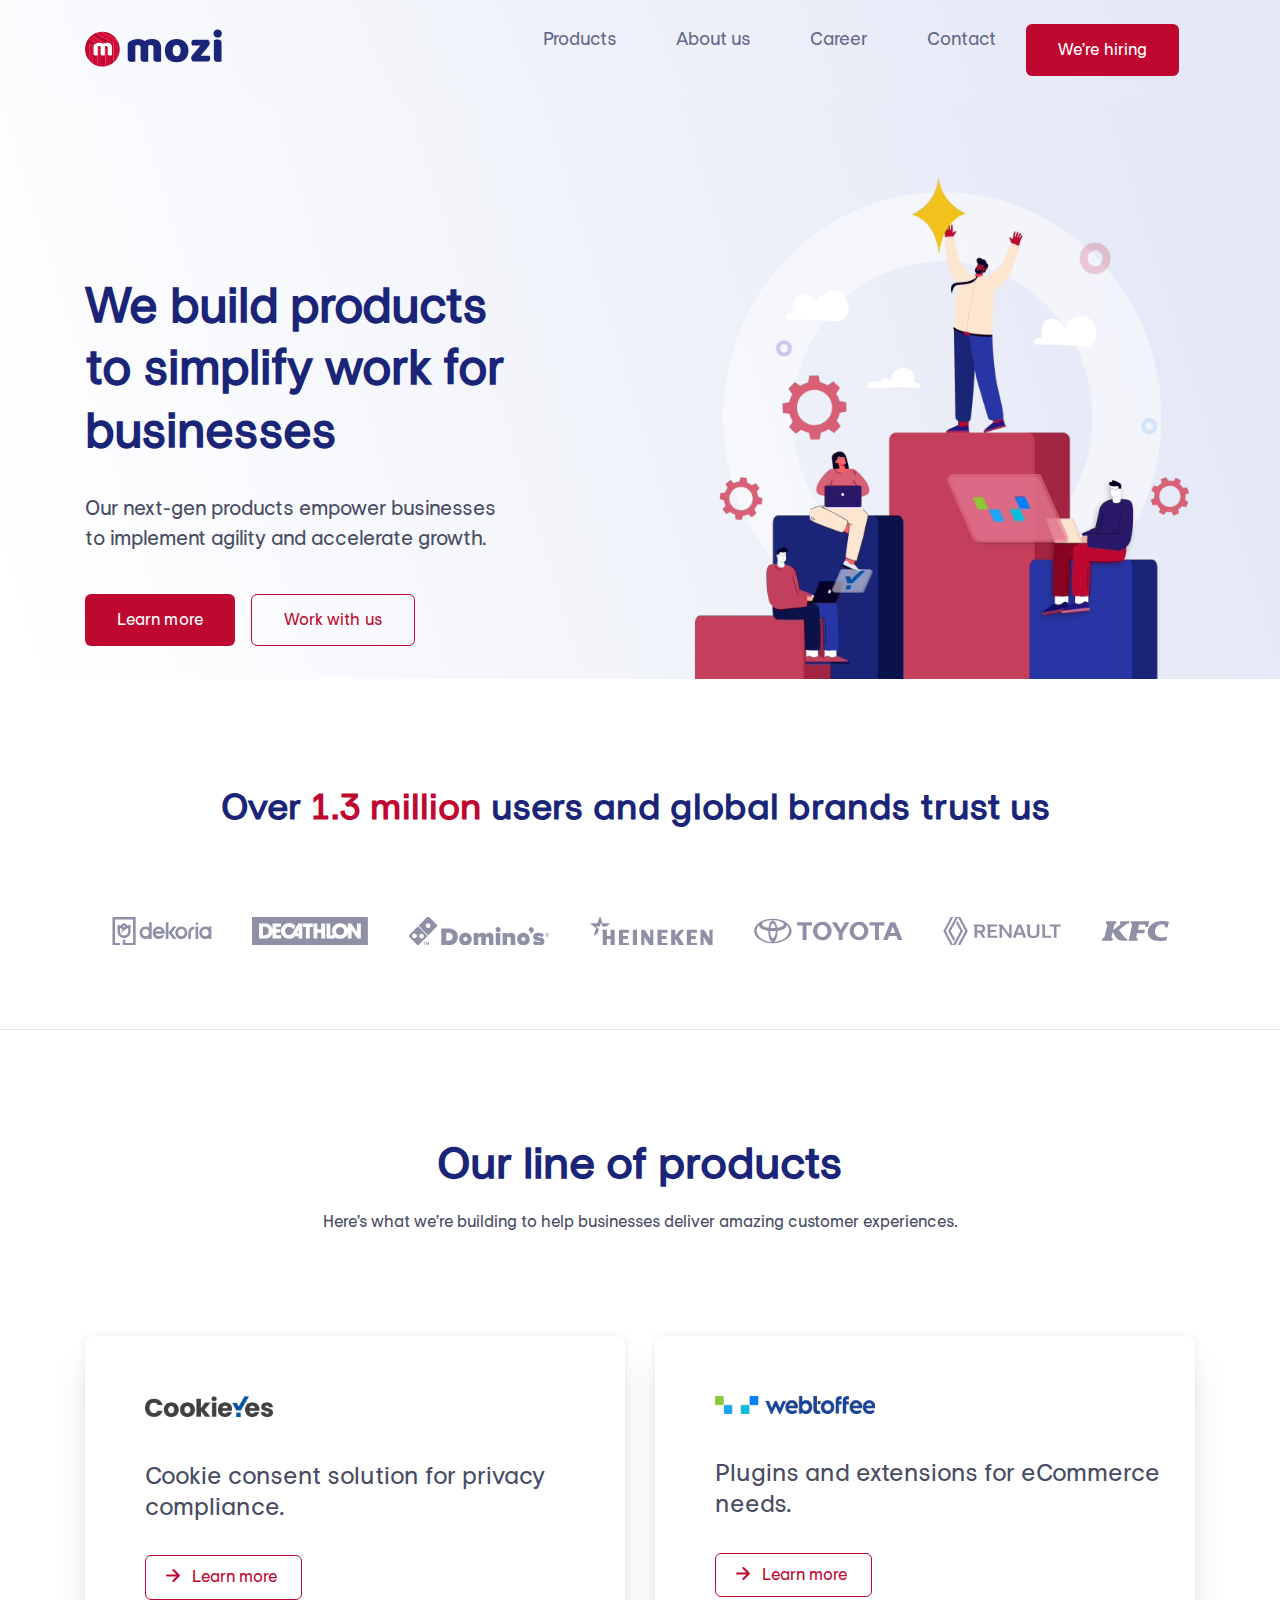
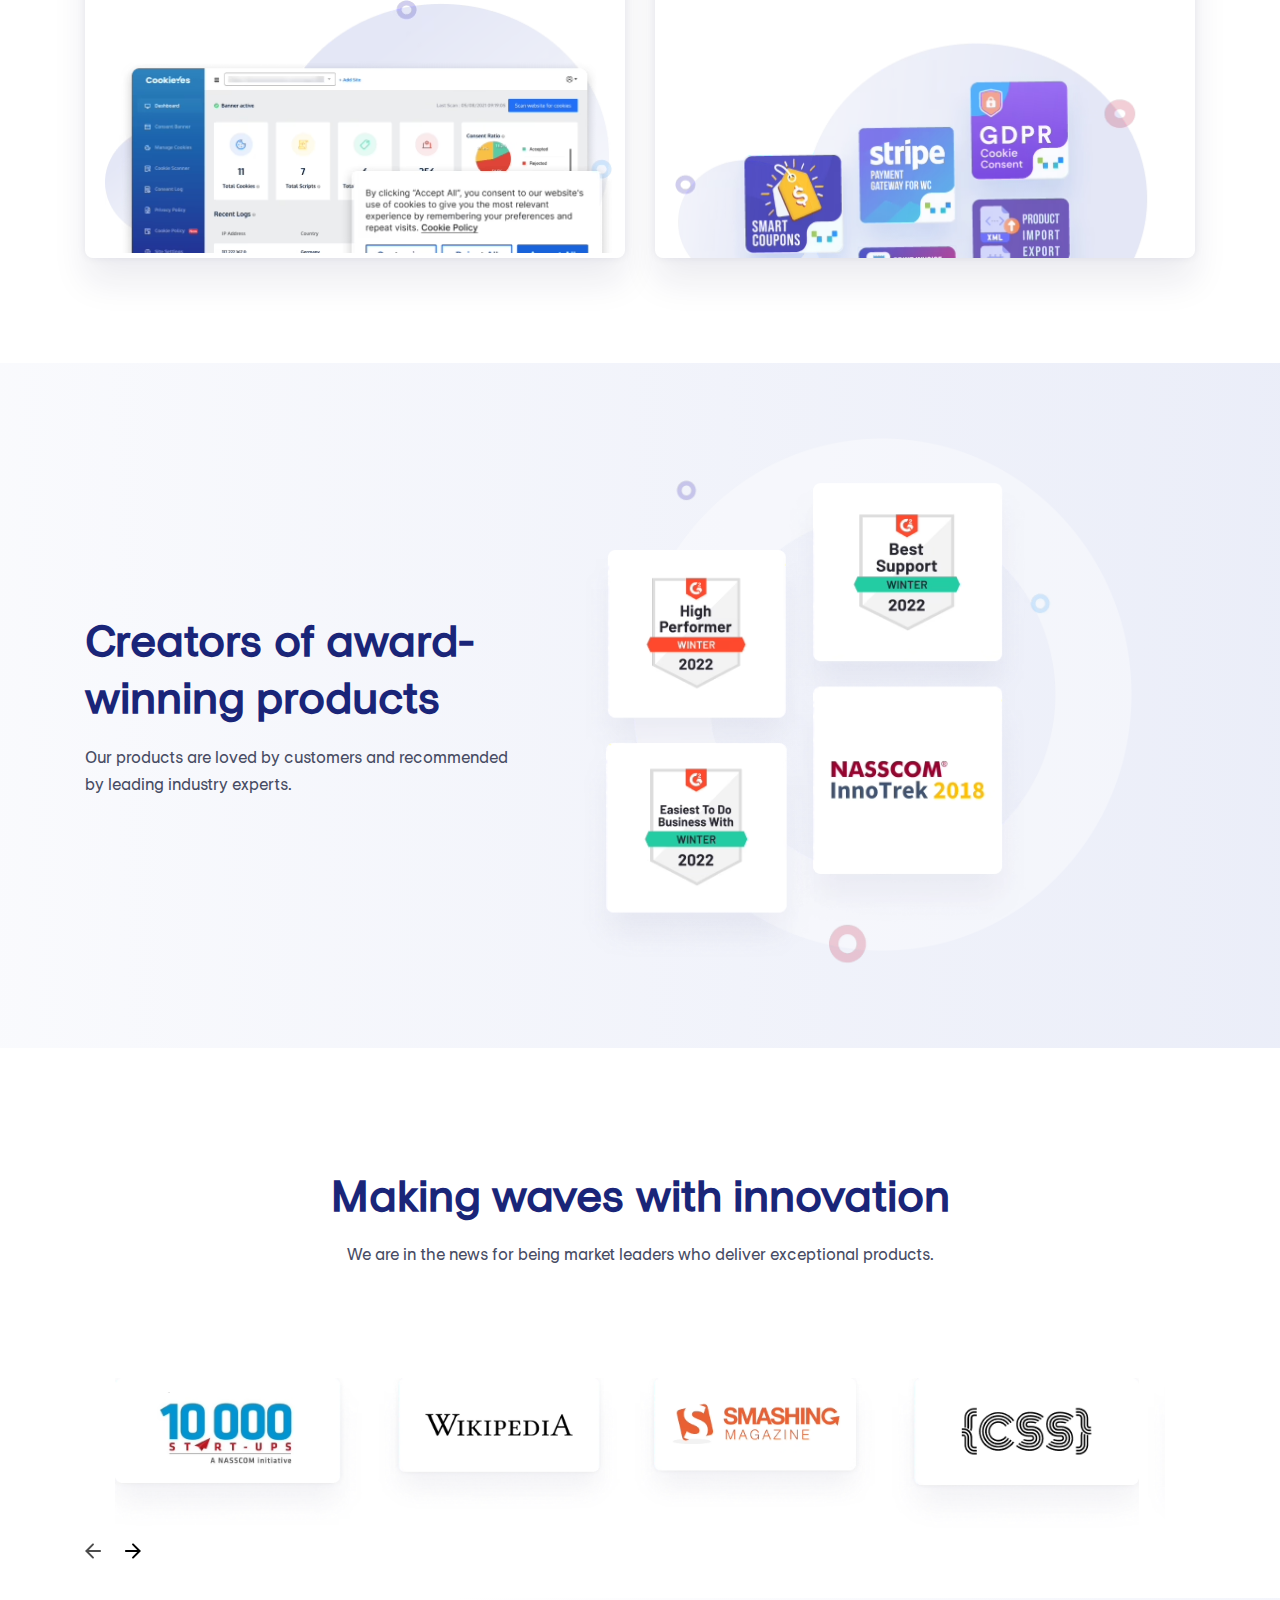
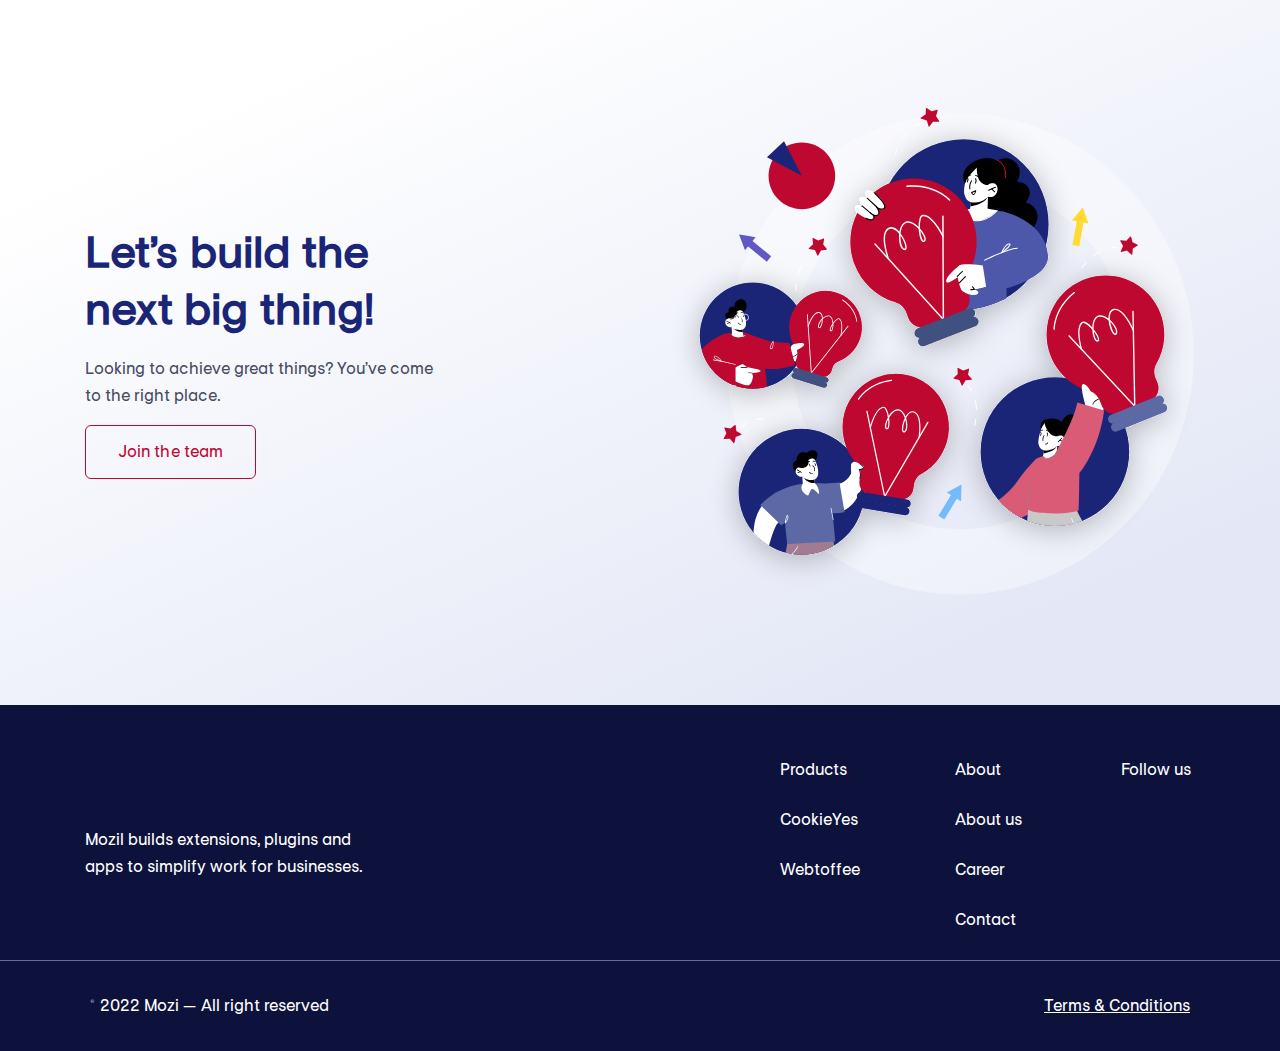
<file: index.html>
<!DOCTYPE html><html lang="en" class="page"><head><meta charset="UTF-8"><meta name="viewport" content="width=device-width,initial-scale=1"><link rel="shortcut icon" href="favicon.ico" type="image/x-icon"><meta http-equiv="X-UA-Compatible" content="ie=edge"><meta name="theme-color" content="#111111"><title>mozi</title><link rel="preload" href="fonts/EuropaNuova-Regular.woff2" as="font" type="font/woff2" crossorigin><link rel="preload" href="fonts/EuropaNuova-Bold.woff2" as="font" type="font/woff2" crossorigin><link rel="stylesheet" href="css/vendor.css"><link rel="stylesheet" href="css/main.css"><script defer="defer" src="js/main.js"></script></head><body class="page__body"><div class="site-container"><header class="header"><div class="container header__container"><a class="logo__link" href="index.html"><img class="header__logo" src="./img/logo.svg" alt="header-logo"></a><nav class="nav" title="Главное Меню" data-menu><ul class="list-reset nav__list"><li class="nav__item"><a href="products.html" class="nav__link" data-menu-item>Products</a></li><li class="nav__item"><a href="about.html" class="nav__link" data-menu-item>About us</a></li><li class="nav__item"><a href="career.html" class="nav__link" data-menu-item>Career</a></li><li class="nav__item"><a href="contact.html" class="nav__link" data-menu-item>Contact</a></li></ul><button class="btn-reset burger-close" aria-label="Закрыть меню" data-graph-path=""></button></nav><button class="btn-reset header__btn btn" data-graph-path="">We’re hiring</button> <button class="btn-reset burger nav__burder" aria-label="Открыть меню" aria-expanded="false" data-burger><span class="burger__line"></span> <span class="burger__line"></span> <span class="burger__line"></span></button></div></header><main class="main"><section class="hero"><div class="container hero__container"><div class="hero__content"><h1 class="hero__title">We build products to simplify work for businesses</h1><p class="hero__descr">Our next-gen products empower businesses to implement agility and accelerate growth.</p><div class="hero__btn-box"><button class="btn-reset hero__btn btn" data-graph-path="">Learn more</button> <button class="btn-reset hero__btn hero__btn-white btn" data-graph-path="">Work with us</button></div></div><div class="hero__images"><picture><source srcset="./img/hero-bg.avif" type="image/avif"><source srcset="./img/hero-bg.webp" type="image/webp"><img loading="lazy" src="./img/hero-bg.png" class="image hero__images" width="847" height="711" alt="heero-bg"></picture></div></div></section><section class="brends"><div class="container brends__container"><h3 class="brends__title">Over <span>1.3 million</span> users and global brands trust us </h3><ul class="list-reset brends__list"><li class="brends__item"><a class="brends__link" href="#"><img src="img/dekoria.svg" alt="dekoria-logo"></a></li><li class="brends__item"><a class="brends__link" href="#"><img src="img/decathlon.svg" alt="decathlon-logo"></a></li><li class="brends__item"><a class="brends__link" href="#"><img src="img/dominos.svg" alt="dominos-logo"></a></li><li class="brends__item"><a class="brends__link" href="#"><img src="img/haineken.svg" alt="haineken-logo"></a></li><li class="brends__item"><a class="brends__link" href="#"><img src="img/toyota.svg" alt="toyota-logo"></a></li><li class="brends__item"><a class="brends__link" href="#"><img src="img/renault.svg" alt="renault-logo"></a></li><li class="brends__item"><a class="brends__link" href="#"><img src="img/kfc.svg" alt="kfc-logo"></a></li></ul></div></section><section class="product" id="product"><div class="container product__container"><div class="product__box-name"><h2 class="product__title">Our line of products</h2><p class="product__descr">Here’s what we’re building to help businesses deliver amazing customer experiences.</p></div><div class="product__inner"><div class="product__item"><picture><source srcset="img/cookieyes.avif" type="image/avif"><source srcset="img/cookieyes.webp" type="image/webp"><img loading="lazy" src="img/cookieyes.png" class="image product__image" width="188" height="36" alt="logo-cookieyes"></picture><p class="product__about">Cookie consent solution for privacy compliance.</p><a class="product__btn-link" href="#">Learn more</a><picture><source srcset="img/cookie-bg.avif" type="image/avif"><source srcset="img/cookie-bg.webp" type="image/webp"><img loading="lazy" src="img/cookie-bg.png" class="image product__image-bg" width="509" height="318" alt="cookie-bg"></picture></div><div class="product__item product__item-two"><picture><source srcset="img/webtoffee.avif" type="image/avif"><source srcset="img/webtoffee.webp" type="image/webp"><img loading="lazy" src="img/webtoffee.png" class="image product__image" width="220" height="25" alt="logo-cookieyes"></picture><p class="product__about">Plugins and extensions for eCommerce needs.</p><a class="product__btn-link btn-reset" href="#">Learn more</a><picture><source srcset="img/webtoffee-bg.avif" type="image/avif"><source srcset="img/webtoffee-bg.webp" type="image/webp"><img loading="lazy" src="img/webtoffee-bg.png" class="image product__image-bg" width="488" height="466" alt="webtoffee-bg"></picture></div></div></div></section><section class="creator"><div class="container creator__container"><div class="creator__box-product"><h2 class="creator__title">Creators of award-winning products</h2><p class="creator__descr">Our products are loved by customers and recommended by leading industry experts.</p></div><div class="creator__box-images"><picture><source srcset="img/creator-image-bg.avif" type="image/avif"><source srcset="img/creator-image-bg.webp" type="image/webp"><img loading="lazy" src="img/creator-image-bg.png" class="image" width="559" height="558" alt="creater-nagrada-images"></picture></div></div></section><section class="innovation"><div class="container innovation__container"><div class="innovation__box-name"><h2 class="innovation__title">Making waves with innovation</h2><p class="innovation__descr">We are in the news for being market leaders who deliver exceptional products.</p></div><div class="swiper innovation__slider"><div class="swiper-wrapper"><div class="swiper-slide"><picture><source srcset="img/slider-1.avif" type="image/avif"><source srcset="img/slider-1.webp" type="image/webp"><img loading="lazy" src="img/slider-1.png" class="image" width="256" height="119" alt=""></picture></div><div class="swiper-slide"><picture><source srcset="img/slider-2.avif" type="image/avif"><source srcset="img/slider-2.webp" type="image/webp"><img loading="lazy" src="img/slider-2.png" class="image" width="256" height="119" alt=""></picture></div><div class="swiper-slide"><picture><source srcset="img/slider-3.avif" type="image/avif"><source srcset="img/slider-3.webp" type="image/webp"><img loading="lazy" src="img/slider-3.png" class="image" width="256" height="119" alt=""></picture></div><div class="swiper-slide"><picture><source srcset="img/slider-4.avif" type="image/avif"><source srcset="img/slider-4.webp" type="image/webp"><img loading="lazy" src="img/slider-4.png" class="image" width="256" height="119" alt=""></picture></div><div class="swiper-slide"><picture><source srcset="img/slider-5.avif" type="image/avif"><source srcset="img/slider-5.webp" type="image/webp"><img loading="lazy" src="img/slider-5.png" class="image" width="256" height="119" alt=""></picture></div><div class="swiper-slide"><picture><source srcset="img/slider-6.avif" type="image/avif"><source srcset="img/slider-6.webp" type="image/webp"><img loading="lazy" src="img/slider-6.png" class="image" width="256" height="119" alt=""></picture></div><div class="swiper-slide"><picture><source srcset="img/slider-7.avif" type="image/avif"><source srcset="img/slider-7.webp" type="image/webp"><img loading="lazy" src="img/slider-7.png" class="image" width="256" height="119" alt=""></picture></div><div class="swiper-slide"><picture><source srcset="img/slider-8.avif" type="image/avif"><source srcset="img/slider-8.webp" type="image/webp"><img loading="lazy" src="img/slider-8.png" class="image" width="256" height="119" alt=""></picture></div></div></div><div class="innovation__btns"><button class="btn-reset innovation__slider-btn innovation__slider-btn--prev" aria-label="prev"></button> <button class="btn-reset innovation__slider-btn innovation__slider-btn--next" aria-label="next"></button></div><div class="innovation__swiper-scrollbar"></div></div></section><section class="build"><div class="container build__container"><div class="build__content"><h2 class="build__title">Let’s build the next big thing!</h2><p class="build__descr">Looking to achieve great things? You’ve come to the right place.</p><button class="btn-reset btn build__btn" data-graph-path="">Join the team</button></div><img loading="lazy" src="./img/build-bg.svg" class="image build__img" width="523" height="507" alt="build-photo"></div></section></main><footer class="footer"><div class="container footer__container"><div class="footer__content"><img loading="lazy" src="./img/footer-logo.svg" class="image footer__logo-foter" width="137" height="37" alt="footer-logo"><p class="footer__descr">Mozil builds extensions, plugins and apps to simplify work for businesses.</p></div><div class="footer__navigation"><ul class="list-reset footer__list"><li class="footer__item"><a class="footer__link" href="#">Products</a></li><li class="footer__item"><a class="footer__link" href="#">CookieYes</a></li><li class="footer__item"><a class="footer__link" href="#">Webtoffee</a></li></ul><ul class="list-reset footer__list"><li class="footer__item"><a class="footer__link" href="#">About</a></li><li class="footer__item"><a class="footer__link" href="#">About us </a></li><li class="footer__item"><a class="footer__link" href="#">Career</a></li><li class="footer__item"><a class="footer__link" href="#">Contact</a></li></ul><ul class="list-reset footer__list"><li class="footer__item"><a class="footer__link" href="#">Follow us </a></li><li class="footer__item"><a class="footer__link" href="#"><ul class="list-reset footer__social" title="Follow us"><li class="social__item"><a href="#" target="_blank" class="social__link social__link--fb" aria-label="Наша страничка в Фейсбуке"><img loading="lazy" src="img/facebook.svg" class="image" width="" height="" alt="facebook"></a></li><li class="social__item"><a href="#" target="_blank" class="social__link social__link--tw" aria-label="Наша страничка в Твиттере"><img loading="lazy" src="img/twitter.svg" class="image" width="" height="" alt="twitter"></a></li><li class="social__item"><a href="#" target="_blank" class="social__link social__link--insta" aria-label="Наша страничка в Инстаграм"><img loading="lazy" src="img/instagram.svg" class="image" width="" height="" alt="instagram"></a></li><li class="social__item"><a href="#" target="_blank" class="social__link social__link--link" aria-label="Наша страничка в Линкед"><img loading="lazy" src="img/linked.svg" class="image" width="" height="" alt="linked"></a></li></ul></a></li></ul></div></div><div class="footer__copyright"><div class="container footer__copy-container"><div class="footer__copy">© 2022 Mozi — All right reserved</div><div class="footer__copy footer__copy--text">Terms & Conditions</div></div></div></footer></div></body></html>
</file>
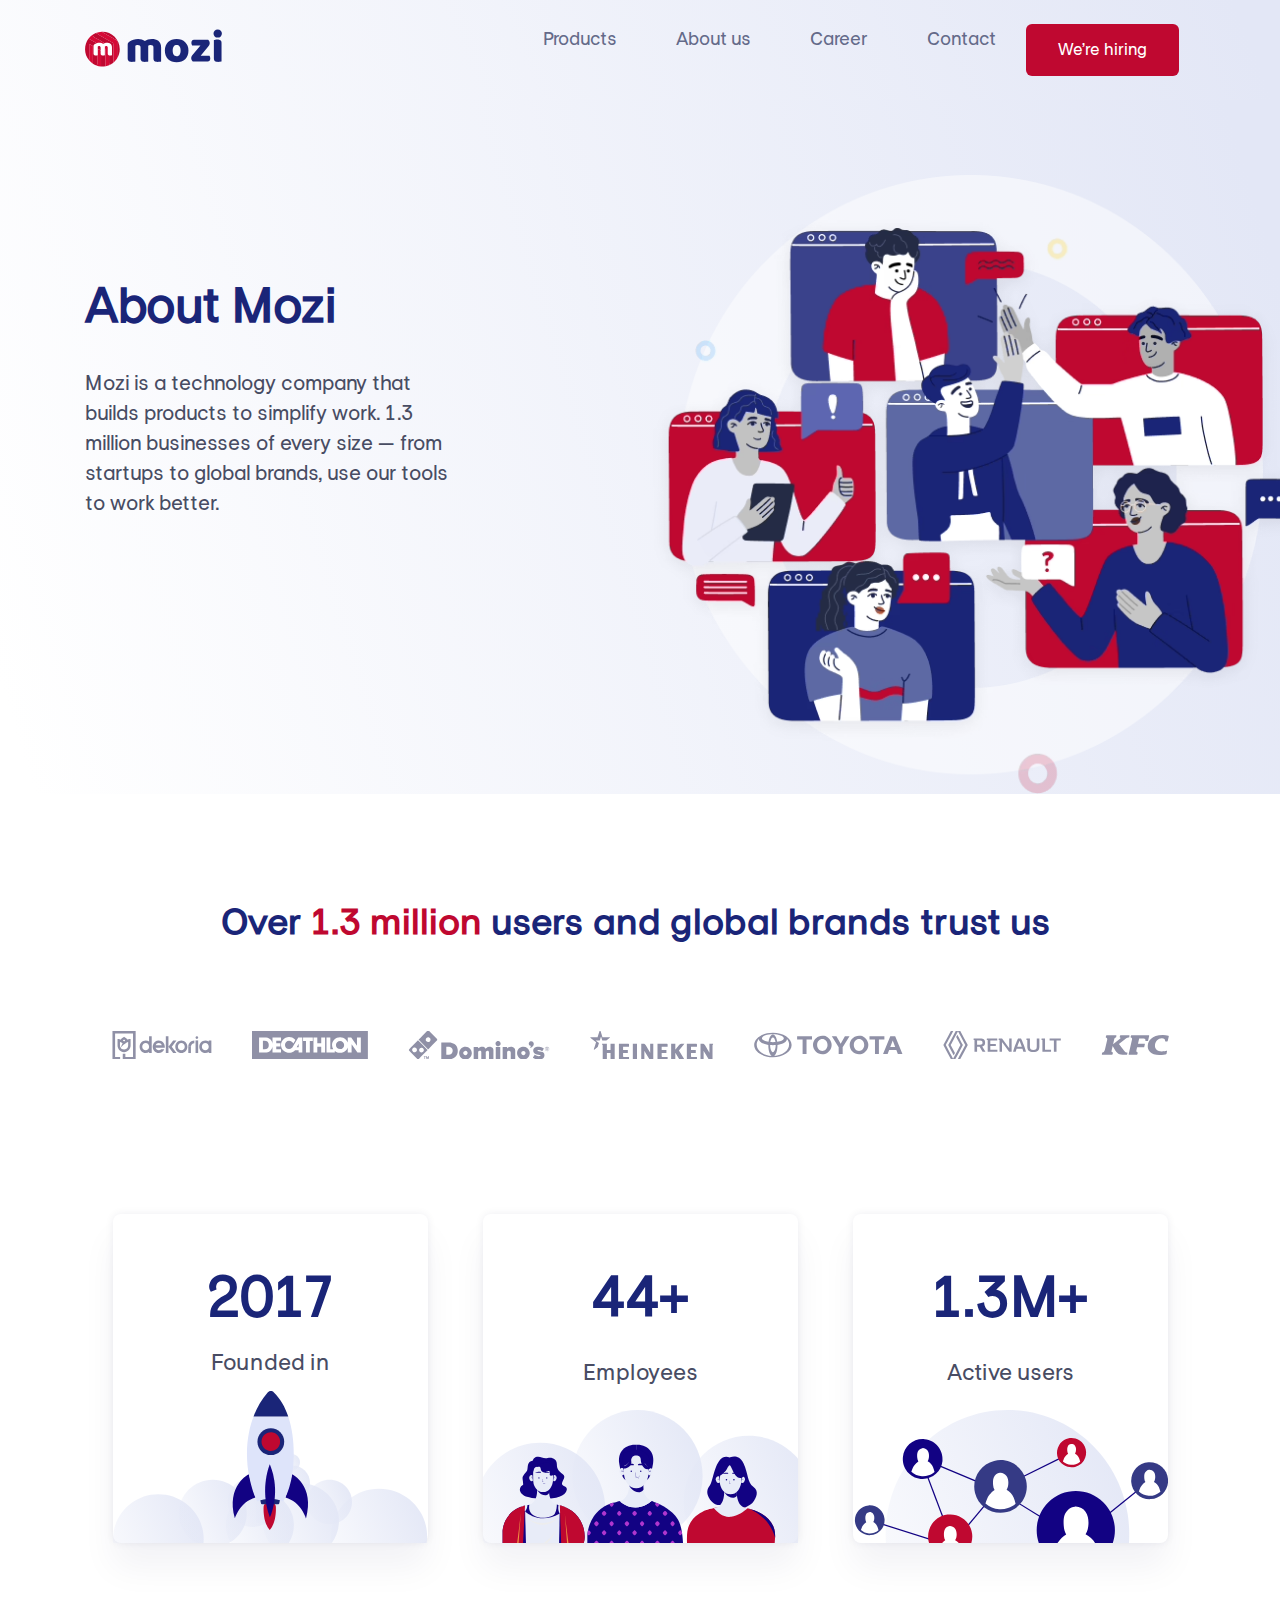
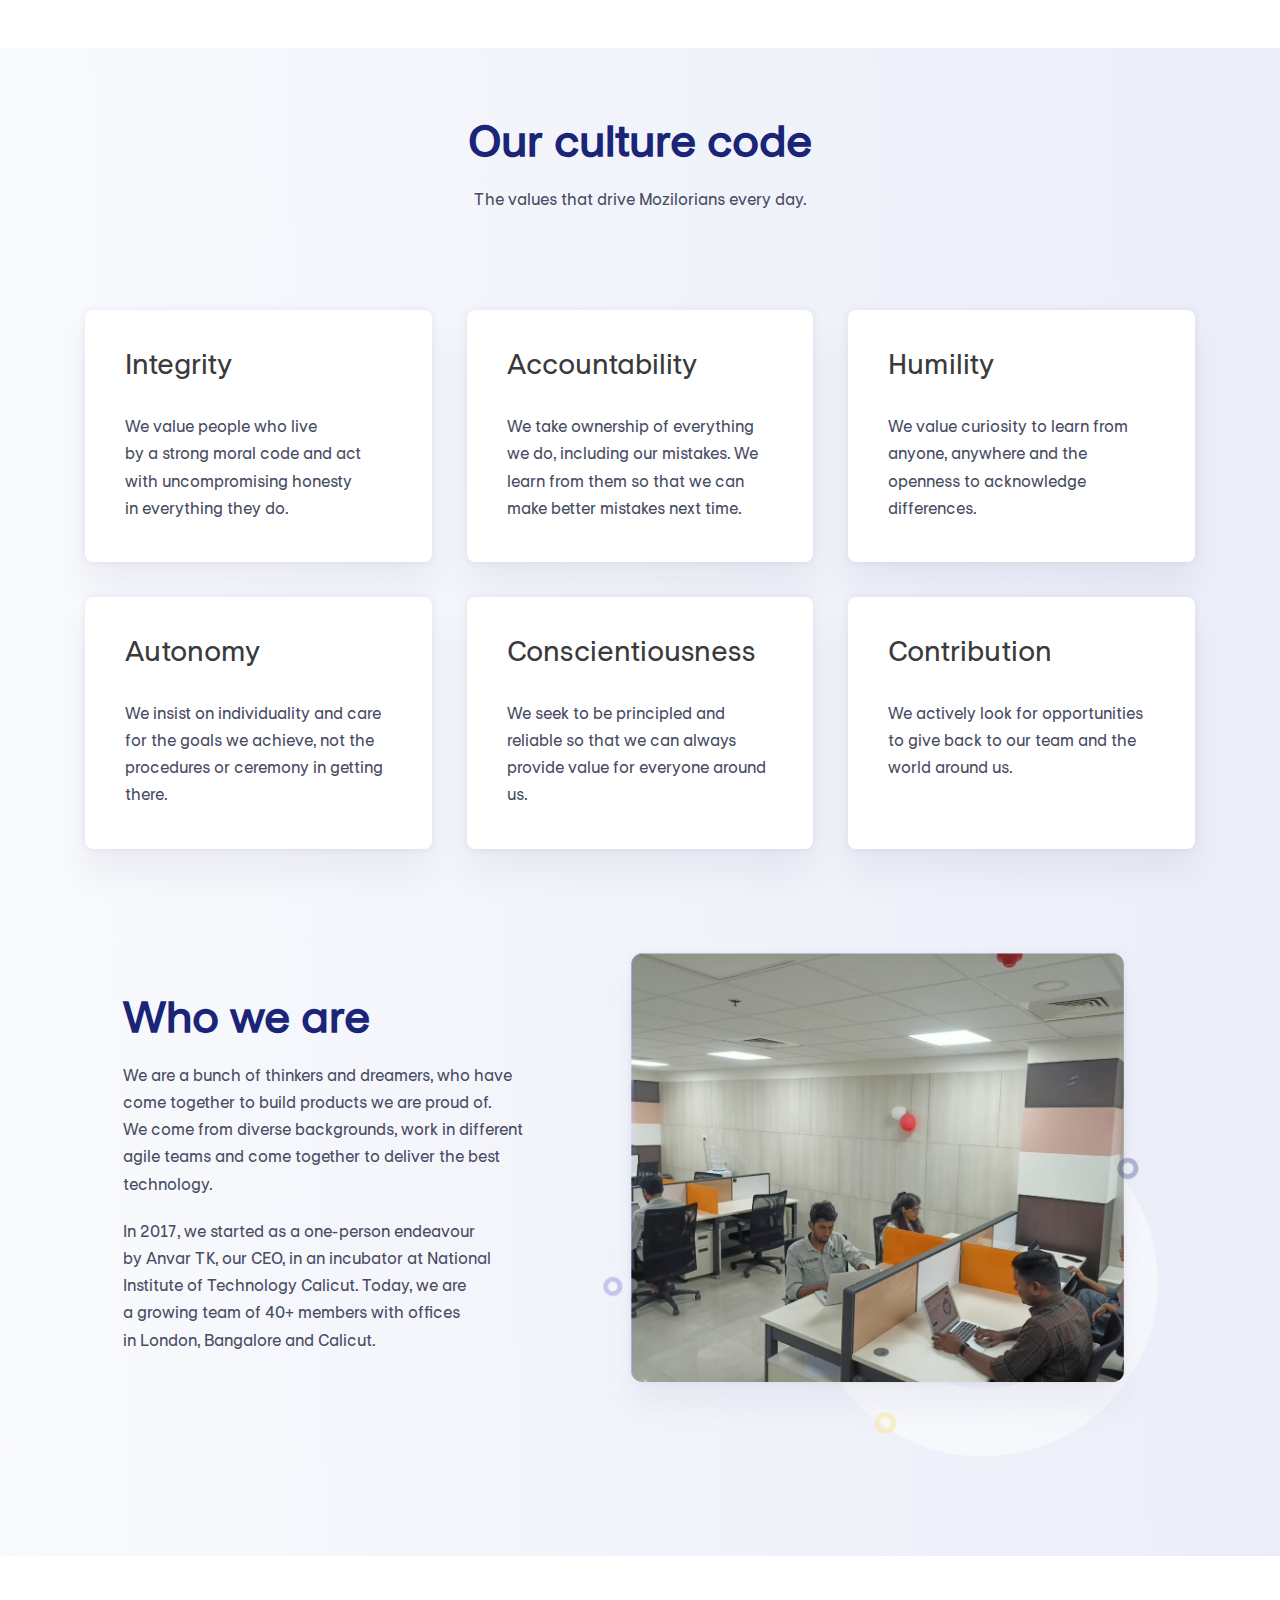
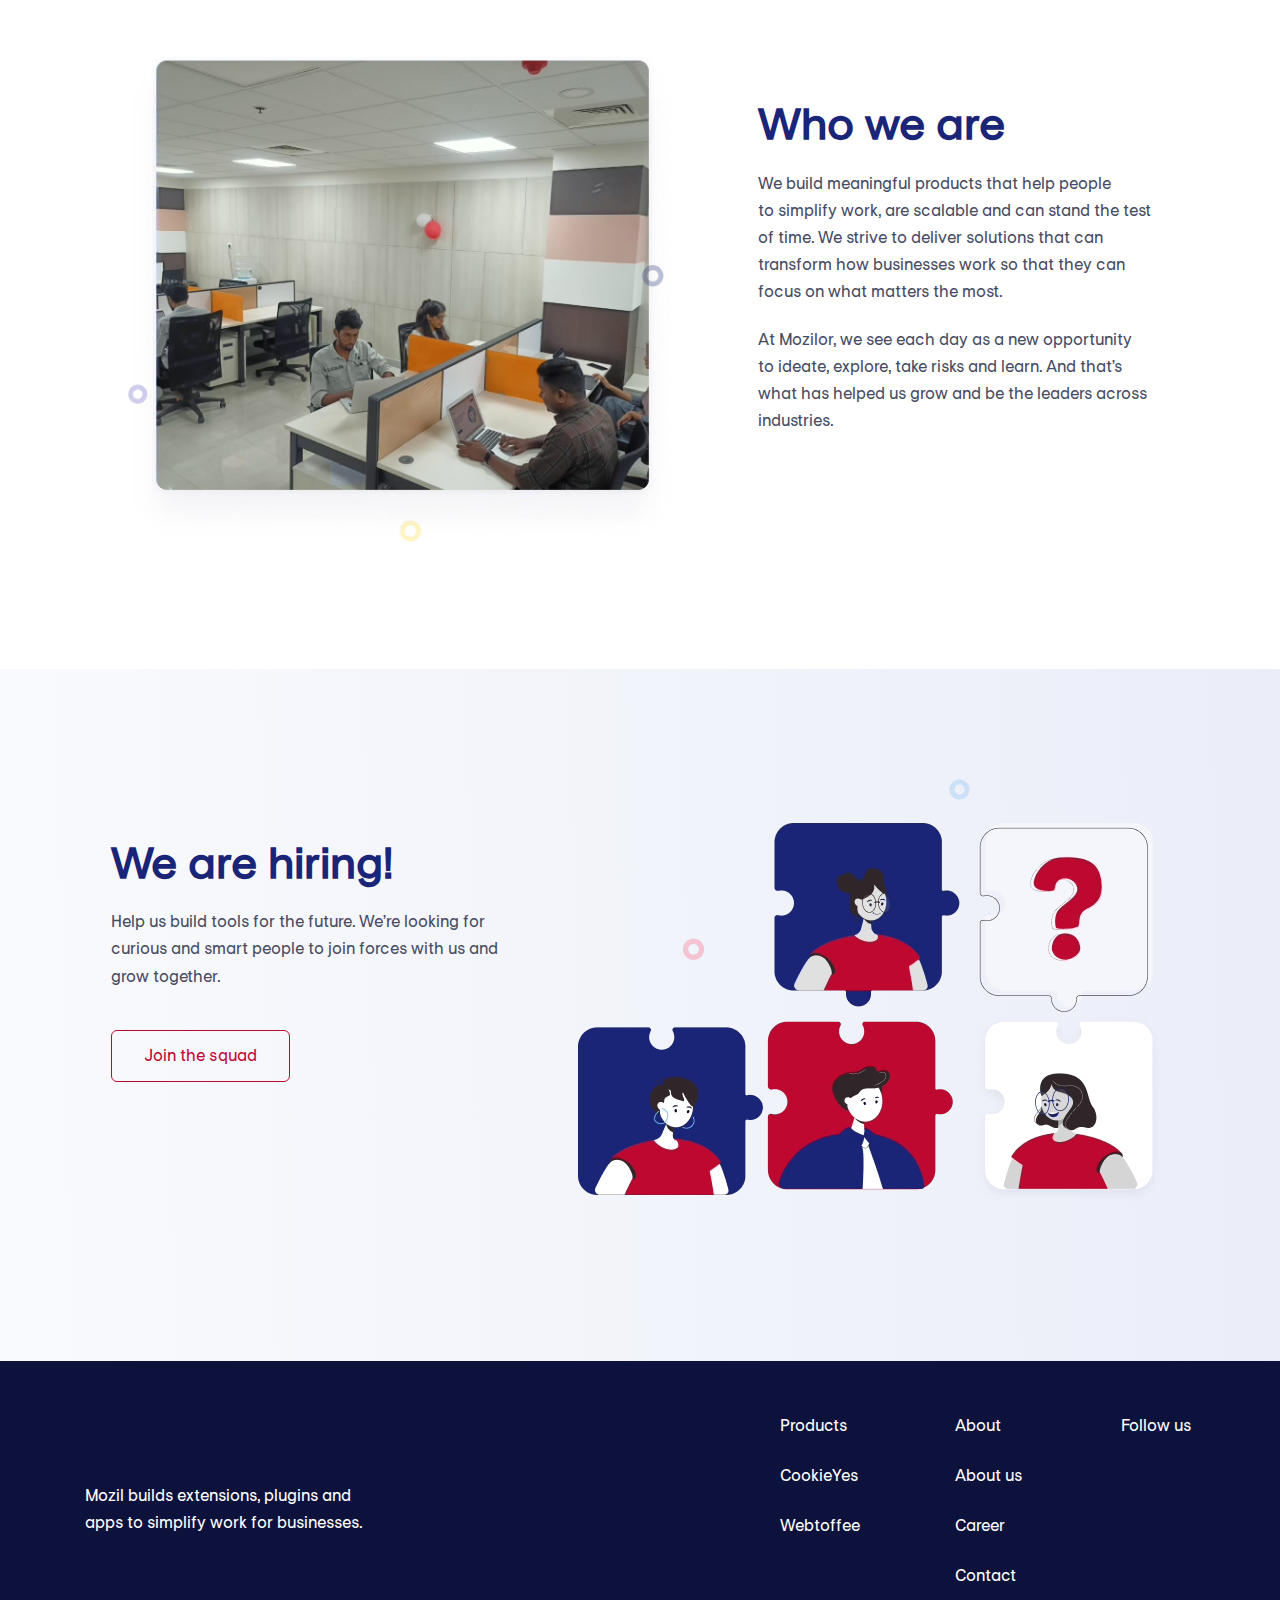
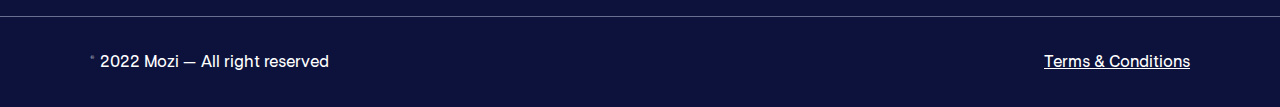
<file: about.html>
<!DOCTYPE html><html lang="en" class="page"><head><meta charset="UTF-8"><meta name="viewport" content="width=device-width,initial-scale=1"><link rel="shortcut icon" href="favicon.ico" type="image/x-icon"><meta http-equiv="X-UA-Compatible" content="ie=edge"><meta name="theme-color" content="#111111"><title>mozi</title><link rel="preload" href="fonts/EuropaNuova-Regular.woff2" as="font" type="font/woff2" crossorigin><link rel="preload" href="fonts/EuropaNuova-Bold.woff2" as="font" type="font/woff2" crossorigin><link rel="stylesheet" href="css/vendor.css"><link rel="stylesheet" href="css/main.css"><script defer="defer" src="js/main.js"></script></head><body class="page__body"><div class="site-container"><header class="header"><div class="container header__container"><a class="logo__link" href="index.html"><img class="header__logo" src="./img/logo.svg" alt="header-logo"></a><nav class="nav" title="Главное Меню" data-menu><ul class="list-reset nav__list"><li class="nav__item"><a href="products.html" class="nav__link" data-menu-item>Products</a></li><li class="nav__item"><a href="about.html" class="nav__link" data-menu-item>About us</a></li><li class="nav__item"><a href="career.html" class="nav__link" data-menu-item>Career</a></li><li class="nav__item"><a href="contact.html" class="nav__link" data-menu-item>Contact</a></li></ul><button class="btn-reset burger-close" aria-label="Закрыть меню" data-graph-path=""></button></nav><button class="btn-reset header__btn btn" data-graph-path="">We’re hiring</button> <button class="btn-reset burger nav__burder" aria-label="Открыть меню" aria-expanded="false" data-burger><span class="burger__line"></span> <span class="burger__line"></span> <span class="burger__line"></span></button></div></header><main class="main"><section class="hero"><div class="container hero__container"><div class="hero__content"><h1 class="hero__title">About Mozi</h1><p class="hero__descr hero__descr-about-page">Mozi is a technology company that builds products to simplify work. 1.3 million businesses of every size — from startups to global brands, use our tools to work better.</p></div><div class="hero__images"><picture><source srcset="./img/about-bg.avif" type="image/avif"><source srcset="./img/about-bg.webp" type="image/webp"><img loading="lazy" src="./img/about-bg.png" class="image hero__images hero__images-second" width="672" height="635" alt="heero-bg"></picture></div></div></section><section class="brends"><div class="container brends__container"><h3 class="brends__title">Over <span>1.3 million</span> users and global brands trust us </h3><ul class="list-reset brends__list brends__about-margin"><li class="brends__item"><a class="brends__link" href="#"><img src="img/dekoria.svg" alt="dekoria-logo"></a></li><li class="brends__item"><a class="brends__link" href="#"><img src="img/decathlon.svg" alt="decathlon-logo"></a></li><li class="brends__item"><a class="brends__link" href="#"><img src="img/dominos.svg" alt="dominos-logo"></a></li><li class="brends__item"><a class="brends__link" href="#"><img src="img/haineken.svg" alt="haineken-logo"></a></li><li class="brends__item"><a class="brends__link" href="#"><img src="img/toyota.svg" alt="toyota-logo"></a></li><li class="brends__item"><a class="brends__link" href="#"><img src="img/renault.svg" alt="renault-logo"></a></li><li class="brends__item"><a class="brends__link" href="#"><img src="img/kfc.svg" alt="kfc-logo"></a></li></ul><div class="brends__inner"><div class="brends__card"><div class="brends__card-number">2017</div><div class="brends__card-descr">Founded in</div><img loading="lazy" src="img/card-1.svg" class="image" width="" height="" alt="card-img"></div><div class="brends__card"><div class="brends__card-number">44+</div><div class="brends__card-descr">Employees</div><img loading="lazy" src="img/card-2.svg" class="image" width="" height="" alt="card-img"></div><div class="brends__card"><div class="brends__card-number">1.3M+</div><div class="brends__card-descr">Active users</div><img loading="lazy" src="img/card-3.svg" class="image brends__card-img" width="" height="" alt="card-img"></div></div></div></section><section class="culture"><div class="container"><h2 class="culture__title">Our culture code</h2><p class="culture__descr">The values that drive Mozilorians every day.</p><div class="culture__wrapper"><div class="culture__item"><h4 class="culture__item-name">Integrity</h4><p class="culture__description">We value people who live by a strong moral code and act with uncompromising honesty in everything they do.</p></div><div class="culture__item"><h4 class="culture__item-name">Accountability</h4><p class="culture__description">We take ownership of everything we do, including our mistakes. We learn from them so that we can make better mistakes next time.</p></div><div class="culture__item"><h4 class="culture__item-name">Humility</h4><p class="culture__description">We value curiosity to learn from anyone, anywhere and the openness to acknowledge differences.</p></div><div class="culture__item"><h4 class="culture__item-name">Autonomy</h4><p class="culture__description">We insist on individuality and care for the goals we achieve, not the procedures or ceremony in getting there.</p></div><div class="culture__item"><h4 class="culture__item-name">Conscientiousness</h4><p class="culture__description">We seek to be principled and reliable so that we can always provide value for everyone around us.</p></div><div class="culture__item"><h4 class="culture__item-name">Contribution</h4><p class="culture__description">We actively look for opportunities to give back to our team and the world around us.</p></div></div><div class="culture__who-me"><div class="culture__who-me-inner"><div class="culture__who-me-name"><h2 class="culture__who-me-title">Who we are</h2><p class="culture__who-me-text">We are a bunch of thinkers and dreamers, who have come together to build products we are proud of. We come from diverse backgrounds, work in different agile teams and come together to deliver the best technology.</p><p class="culture__who-me-text">In 2017, we started as a one-person endeavour by Anvar TK, our CEO, in an incubator at National Institute of Technology Calicut. Today, we are a growing team of 40+ members with offices in London, Bangalore and Calicut.</p></div><picture><source srcset="img/who-me-1.avif" type="image/avif"><source srcset="img/who-me-1.webp" type="image/webp"><img loading="lazy" src="img/who-me-1.png" class="image" width="560" height="505" alt="who we"></picture></div></div></div></section><div class="culture__who-me culture__who-me-white"><div class="container"><div class="culture__who-me-inner"><picture><source srcset="img/who-me-1.avif" type="image/avif"><source srcset="img/who-me-1.webp" type="image/webp"><img loading="lazy" src="img/who-me-1.png" class="image" width="560" height="505" alt="who we"></picture><div class="culture__who-me-name"><h2 class="culture__who-me-title">Who we are</h2><p class="culture__who-me-text">We build meaningful products that help people to simplify work, are scalable and can stand the test of time. We strive to deliver solutions that can transform how businesses work so that they can focus on what matters the most.</p><p class="culture__who-me-text">At Mozilor, we see each day as a new opportunity to ideate, explore, take risks and learn. And that’s what has helped us grow and be the leaders across industries.</p></div></div></div></div><section class="hiring"><div class="container"><div class="hiring__wrapper"><div class="hiring__name"><h2 class="hiring__title">We are hiring!</h2><p class="hiring__descr">Help us build tools for the future. We’re looking for curious and smart people to join forces with us and grow together.</p><button class="btn-reset btn hero__btn-white hiring__btn" data-graph-path="">Join the squad</button> <img loading="lazy" src="img/be-next.svg" class="image hiring__images" width="211" height="58" alt="logo-sprite"></div><picture><source srcset="img/hiring-bg.avif" type="image/avif"><source srcset="img/hiring-bg.webp" type="image/webp"><img loading="lazy" src="img/hiring-bg.png" class="image" width="591" height="413" alt="pazzle-img"></picture></div></div></section></main><footer class="footer"><div class="container footer__container"><div class="footer__content"><img loading="lazy" src="./img/footer-logo.svg" class="image footer__logo-foter" width="137" height="37" alt="footer-logo"><p class="footer__descr">Mozil builds extensions, plugins and apps to simplify work for businesses.</p></div><div class="footer__navigation"><ul class="list-reset footer__list"><li class="footer__item"><a class="footer__link" href="#">Products</a></li><li class="footer__item"><a class="footer__link" href="#">CookieYes</a></li><li class="footer__item"><a class="footer__link" href="#">Webtoffee</a></li></ul><ul class="list-reset footer__list"><li class="footer__item"><a class="footer__link" href="#">About</a></li><li class="footer__item"><a class="footer__link" href="#">About us </a></li><li class="footer__item"><a class="footer__link" href="#">Career</a></li><li class="footer__item"><a class="footer__link" href="#">Contact</a></li></ul><ul class="list-reset footer__list"><li class="footer__item"><a class="footer__link" href="#">Follow us </a></li><li class="footer__item"><a class="footer__link" href="#"><ul class="list-reset footer__social" title="Follow us"><li class="social__item"><a href="#" target="_blank" class="social__link social__link--fb" aria-label="Наша страничка в Фейсбуке"><img loading="lazy" src="img/facebook.svg" class="image" width="" height="" alt="facebook"></a></li><li class="social__item"><a href="#" target="_blank" class="social__link social__link--tw" aria-label="Наша страничка в Твиттере"><img loading="lazy" src="img/twitter.svg" class="image" width="" height="" alt="twitter"></a></li><li class="social__item"><a href="#" target="_blank" class="social__link social__link--insta" aria-label="Наша страничка в Инстаграм"><img loading="lazy" src="img/instagram.svg" class="image" width="" height="" alt="instagram"></a></li><li class="social__item"><a href="#" target="_blank" class="social__link social__link--link" aria-label="Наша страничка в Линкед"><img loading="lazy" src="img/linked.svg" class="image" width="" height="" alt="linked"></a></li></ul></a></li></ul></div></div><div class="footer__copyright"><div class="container footer__copy-container"><div class="footer__copy">© 2022 Mozi — All right reserved</div><div class="footer__copy footer__copy--text">Terms & Conditions</div></div></div></footer></div></body></html>
</file>
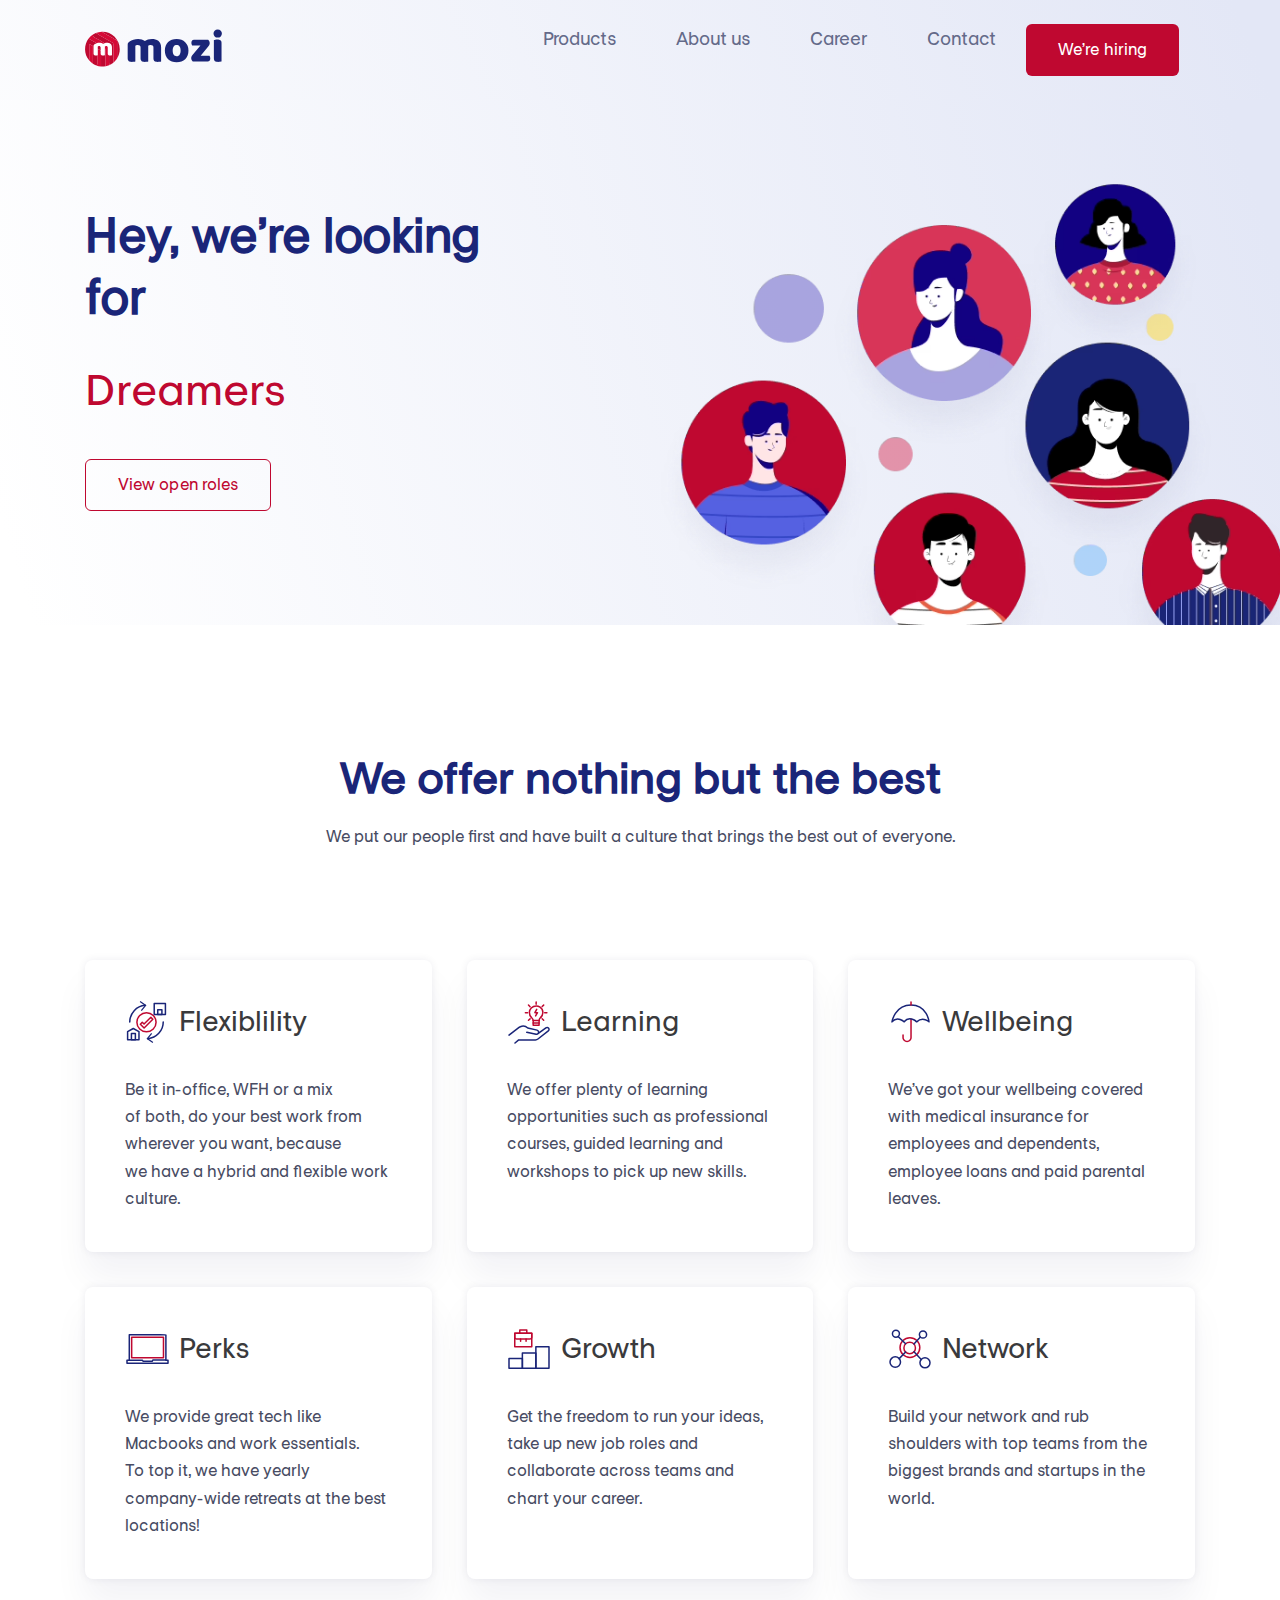
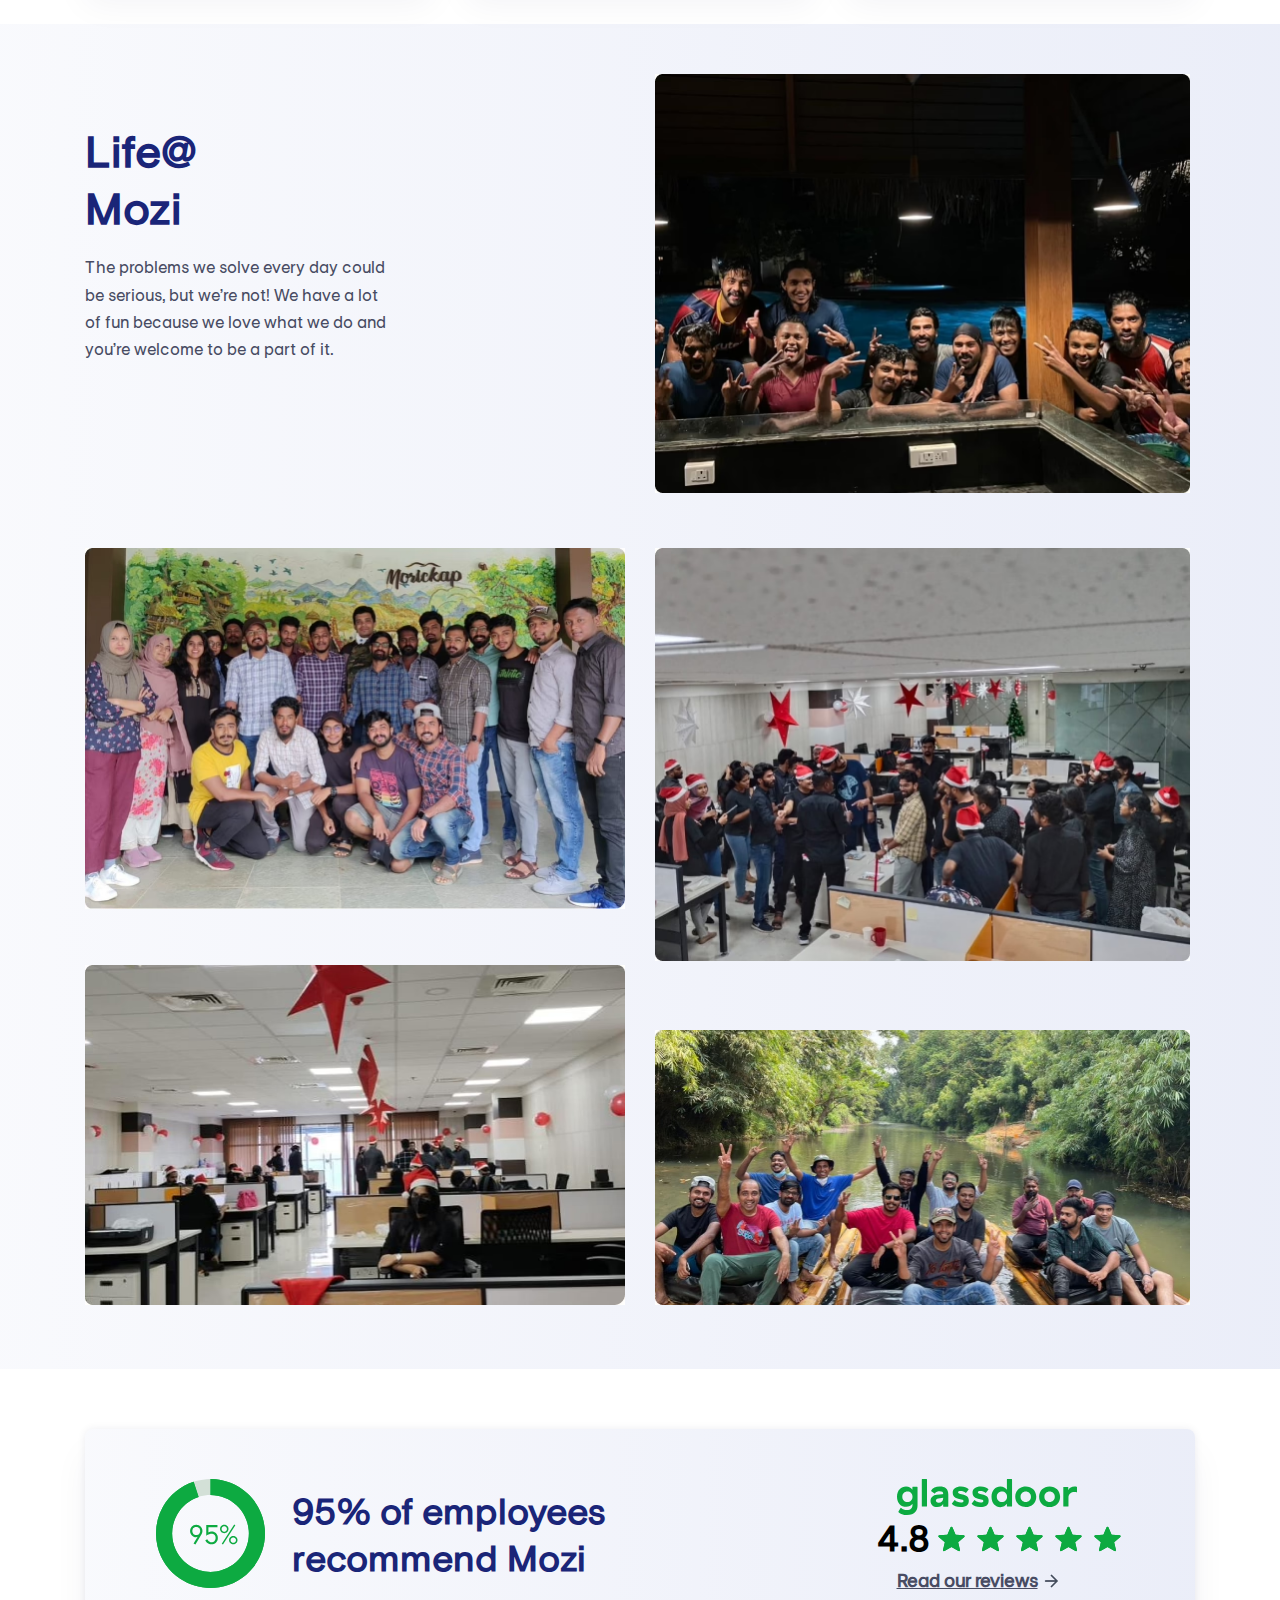
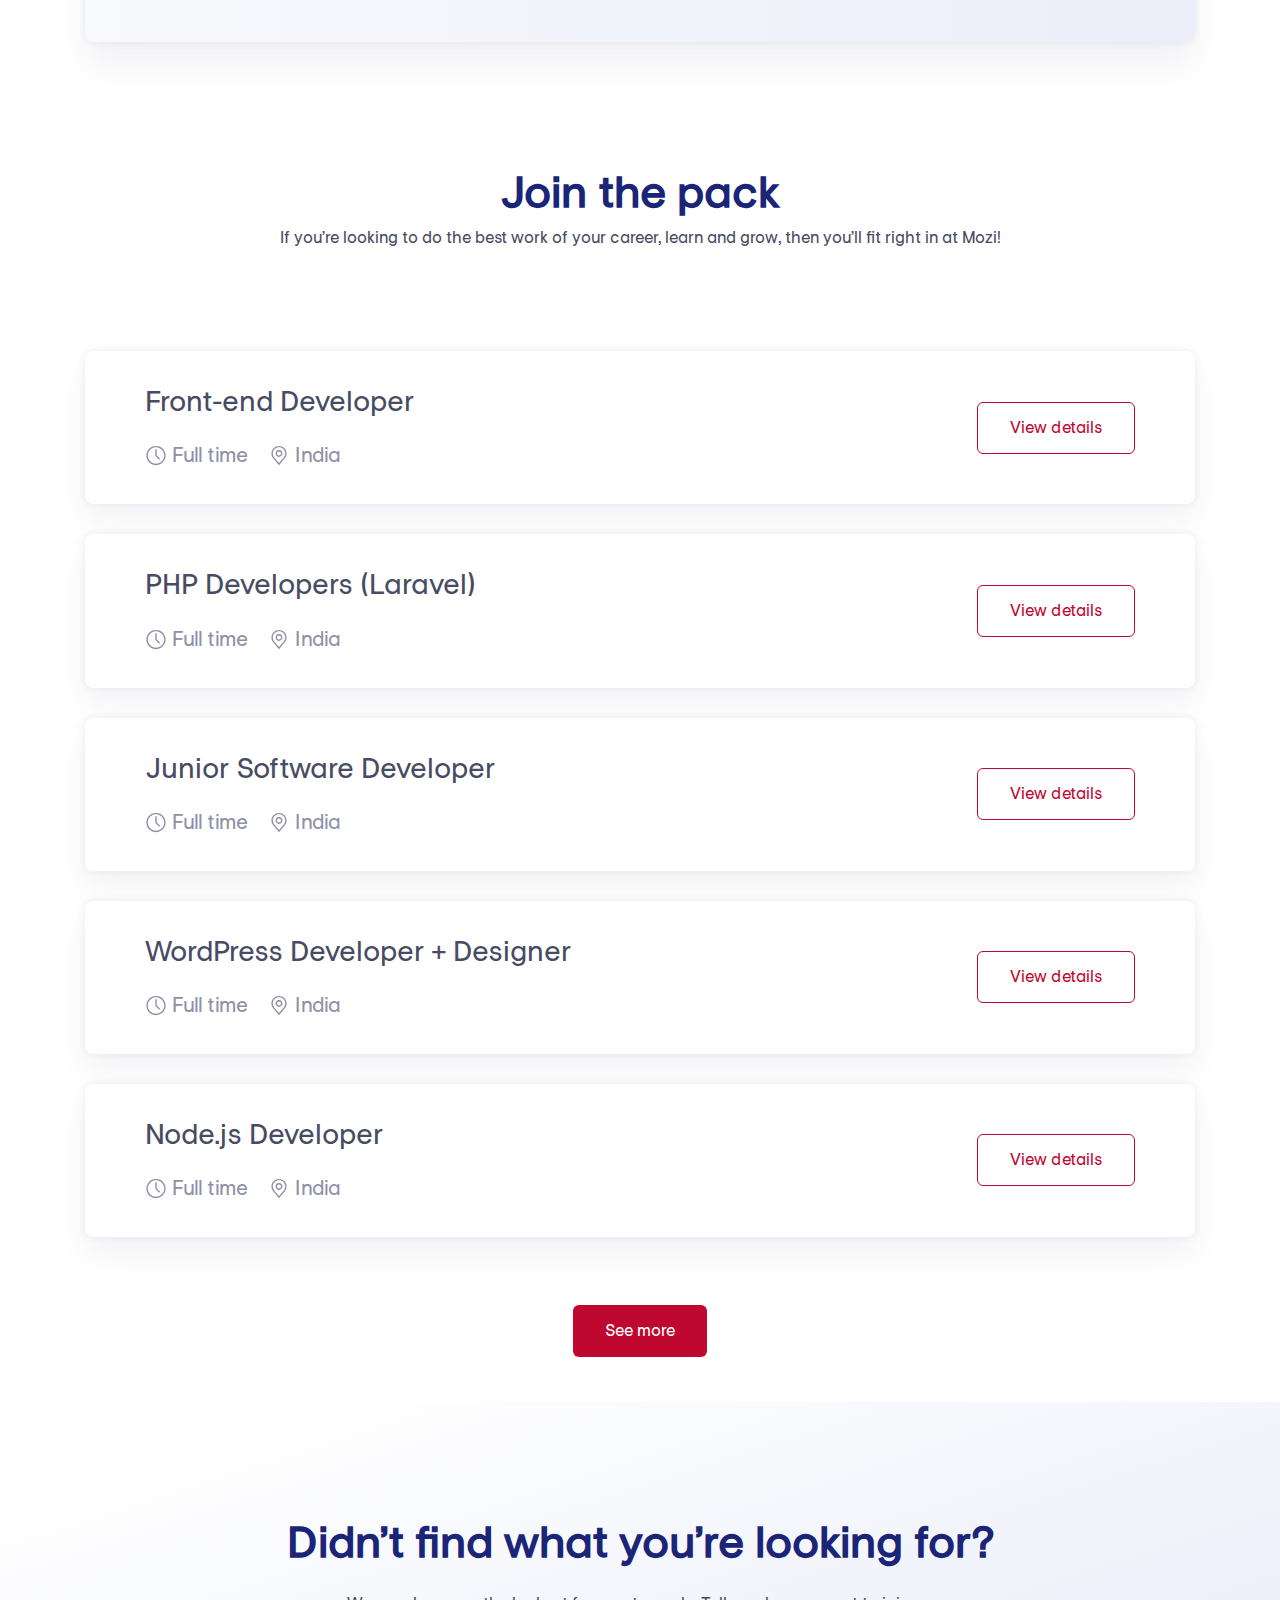
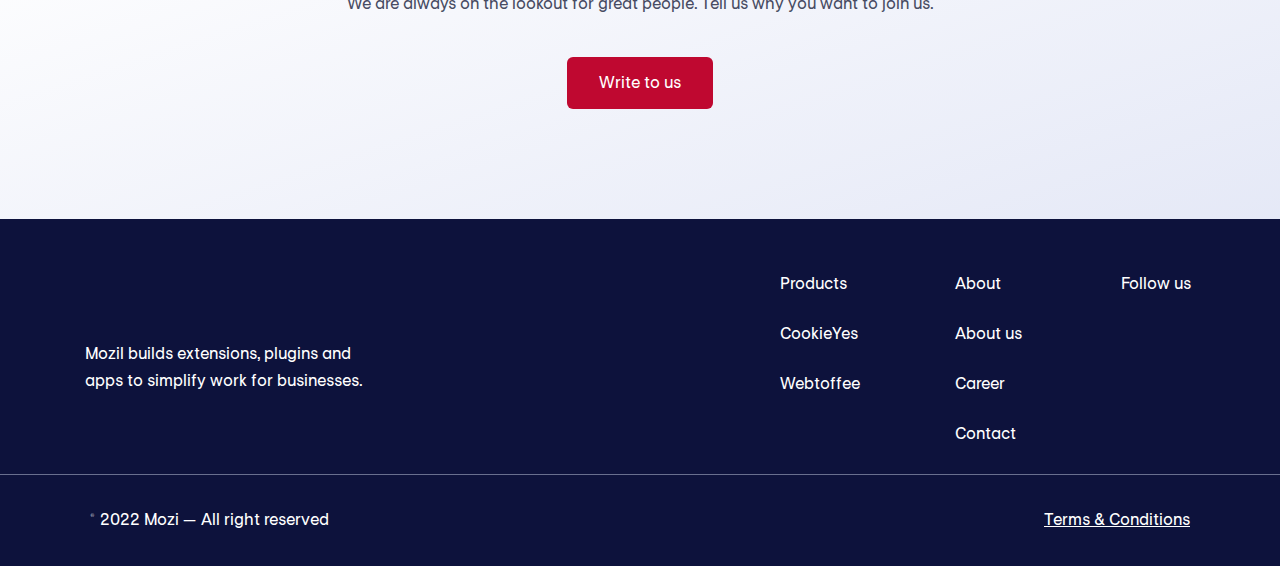
<file: career.html>
<!DOCTYPE html><html lang="en" class="page"><head><meta charset="UTF-8"><meta name="viewport" content="width=device-width,initial-scale=1"><link rel="shortcut icon" href="favicon.ico" type="image/x-icon"><meta http-equiv="X-UA-Compatible" content="ie=edge"><meta name="theme-color" content="#111111"><title>mozi</title><link rel="preload" href="fonts/EuropaNuova-Regular.woff2" as="font" type="font/woff2" crossorigin><link rel="preload" href="fonts/EuropaNuova-Bold.woff2" as="font" type="font/woff2" crossorigin><link rel="stylesheet" href="css/vendor.css"><link rel="stylesheet" href="css/main.css"><script defer="defer" src="js/main.js"></script></head><body class="page__body"><div class="site-container"><header class="header"><div class="container header__container"><a class="logo__link" href="index.html"><img class="header__logo" src="./img/logo.svg" alt="header-logo"></a><nav class="nav" title="Главное Меню" data-menu><ul class="list-reset nav__list"><li class="nav__item"><a href="products.html" class="nav__link" data-menu-item>Products</a></li><li class="nav__item"><a href="about.html" class="nav__link" data-menu-item>About us</a></li><li class="nav__item"><a href="career.html" class="nav__link" data-menu-item>Career</a></li><li class="nav__item"><a href="contact.html" class="nav__link" data-menu-item>Contact</a></li></ul><button class="btn-reset burger-close" aria-label="Закрыть меню" data-graph-path=""></button></nav><button class="btn-reset header__btn btn" data-graph-path="">We’re hiring</button> <button class="btn-reset burger nav__burder" aria-label="Открыть меню" aria-expanded="false" data-burger><span class="burger__line"></span> <span class="burger__line"></span> <span class="burger__line"></span></button></div></header><main class="main"><section class="hero"><div class="container hero__container"><div class="hero__content hero__content-career"><h1 class="hero__title">Hey, we’re looking for</h1><div class="hero__descr hero__descr-about-page hero__descr-career">Dreamers</div><button class="btn-reset btn hero__btn-white hero__btn-career" data-graph-path="">View open roles</button></div><div class="hero__images"><picture><source srcset="./img/career-bg.avif" type="image/avif"><source srcset="./img/career-bg.webp" type="image/webp"><img loading="lazy" src="./img/career-bg.png" class="image hero__images hero__images-second" width="672" height="635" alt="heero-bg"></picture></div></div></section><section class="nothing"><div class="container"><h2 class="nothing__title">We offer nothing but the best</h2><p class="nothing__descr">We put our people first and have built a culture that brings the best out of everyone.</p><div class="nothing__wrapper"><div class="nothing__item"><div class="nothing__box"><img loading="lazy" src="img/flexibility.svg" class="image" width="44" height="44" alt="flexiblility-logo"><div class="nothing__name">Flexiblility</div></div><div class="nothing__text">Be it in-office, WFH or a mix of both, do your best work from wherever you want, because we have a hybrid and flexible work culture.</div></div><div class="nothing__item"><div class="nothing__box"><img loading="lazy" src="img/learning.svg" class="image" width="44" height="44" alt="flexiblility-logo"><div class="nothing__name">Learning</div></div><div class="nothing__text">We offer plenty of learning opportunities such as professional courses, guided learning and workshops to pick up new skills.</div></div><div class="nothing__item"><div class="nothing__box"><img loading="lazy" src="img/insurance.svg" class="image" width="44" height="44" alt="flexiblility-logo"><div class="nothing__name">Wellbeing</div></div><div class="nothing__text">We’ve got your wellbeing covered with medical insurance for employees and dependents, employee loans and paid parental leaves.</div></div><div class="nothing__item"><div class="nothing__box"><img loading="lazy" src="img/laptop.svg" class="image" width="44" height="44" alt="flexiblility-logo"><div class="nothing__name">Perks</div></div><div class="nothing__text">We provide great tech like Macbooks and work essentials. To top it, we have yearly company-wide retreats at the best locations!</div></div><div class="nothing__item"><div class="nothing__box"><img loading="lazy" src="img/growth.svg" class="image" width="44" height="44" alt="flexiblility-logo"><div class="nothing__name">Growth</div></div><div class="nothing__text">Get the freedom to run your ideas, take up new job roles and collaborate across teams and chart your career.</div></div><div class="nothing__item"><div class="nothing__box"><img loading="lazy" src="img/network.svg" class="image" width="44" height="44" alt="flexiblility-logo"><div class="nothing__name">Network</div></div><div class="nothing__text">Build your network and rub shoulders with top teams from the biggest brands and startups in the world.</div></div></div></div></section><section class="life"><div class="container"><div class="life__wrapper"><div class="life__item life__item--text-box"><h2 class="life__title">Life@<br>Mozi</h2><p class="life__descr">The problems we solve every day could be serious, but we’re not! We have a lot of fun because we love what we do and you’re welcome to be a part of it.</p></div><div class="life__item"><picture><source srcset="img/life-1.avif" type="image/avif"><source srcset="img/life-1.webp" type="image/webp"><img loading="lazy" src="img/life-1.jpg" class="image" width="" height="" alt=""></picture></div><div class="life__item"><picture><source srcset="img/life-2.avif" type="image/avif"><source srcset="img/life-2.webp" type="image/webp"><img loading="lazy" src="img/life-2.jpg" class="image" width="" height="" alt=""></picture></div><div class="life__item"><picture><source srcset="img/life-3.avif" type="image/avif"><source srcset="img/life-3.webp" type="image/webp"><img loading="lazy" src="img/life-3.jpg" class="image" width="" height="" alt=""></picture></div><div class="life__item"><picture><source srcset="img/life-4.avif" type="image/avif"><source srcset="img/life-4.webp" type="image/webp"><img loading="lazy" src="img/life-4.jpg" class="image" width="" height="" alt=""></picture></div><div class="life__item"><picture><source srcset="img/life-5.avif" type="image/avif"><source srcset="img/life-5.webp" type="image/webp"><img loading="lazy" src="img/life-5.jpg" class="image" width="" height="" alt=""></picture></div></div></div></section><section class="recommendations"><div class="container"><div class="recommendations__wrapper"><div class="recommendations__item recommendations__images--first"><div class="recommendations__images"><img loading="lazy" src="img/ellipse.svg" class="image recommendations__img" width="109" height="109" alt="ellipse-logo"></div><div class="recommendations__title">95% of employees recommend Mozi</div></div><div class="recommendations__item recommendations__images--second"><img loading="lazy" src="img/glassdoor.svg" class="image recommendations__item-img" width="180" height="36" alt="glassdoor-logo"><div class="recommendations__reiting"><div class="recommendations__num">4.8</div><div class="recommendations__stars"><img loading="lazy" src="img/stars.svg" class="image" width="35" height="35" alt="stars-logo"> <img loading="lazy" src="img/stars.svg" class="image" width="35" height="35" alt="stars-logo"> <img loading="lazy" src="img/stars.svg" class="image" width="35" height="35" alt="stars-logo"> <img loading="lazy" src="img/stars.svg" class="image" width="35" height="35" alt="stars-logo"> <img loading="lazy" src="img/stars.svg" class="image" width="35" height="35" alt="stars-logo"></div></div><a class="recommendations__link" href="#">Read our reviews</a></div></div></div></section><section class="jobs"><div class="container"><h2 class="jobs__title">Join the pack</h2><p class="jobs__descr">If you’re looking to do the best work of your career, learn and grow, then you’ll fit right in at Mozi!</p><div class="jobs__wrapper"><div class="jobs__item"><div class="jobs__box-name"><div class="jobs__name">Front-end Developer</div><div class="jobs__time-inner"><div class="jobs__clock"><img loading="lazy" src="img/icon-clock.svg" class="image" width="22" height="22" alt="clock-icon">Full time</div><div class="jobs__location"><img loading="lazy" src="img/icon-location.svg" class="image" width="22" height="22" alt="clock-icon">India</div></div></div><a class="btn-reset btn hero__btn-white jobs__btn-link" href="#">View details</a></div><div class="jobs__item"><div class="jobs__box-name"><div class="jobs__name">PHP Developers (Laravel)</div><div class="jobs__time-inner"><div class="jobs__clock"><img loading="lazy" src="img/icon-clock.svg" class="image" width="22" height="22" alt="clock-icon">Full time</div><div class="jobs__location"><img loading="lazy" src="img/icon-location.svg" class="image" width="22" height="22" alt="clock-icon">India</div></div></div><a class="btn-reset btn hero__btn-white jobs__btn-link" href="#">View details</a></div><div class="jobs__item"><div class="jobs__box-name"><div class="jobs__name">Junior Software Developer</div><div class="jobs__time-inner"><div class="jobs__clock"><img loading="lazy" src="img/icon-clock.svg" class="image" width="22" height="22" alt="clock-icon">Full time</div><div class="jobs__location"><img loading="lazy" src="img/icon-location.svg" class="image" width="22" height="22" alt="clock-icon">India</div></div></div><a class="btn-reset btn hero__btn-white jobs__btn-link" href="#">View details</a></div><div class="jobs__item"><div class="jobs__box-name"><div class="jobs__name">WordPress Developer + Designer</div><div class="jobs__time-inner"><div class="jobs__clock"><img loading="lazy" src="img/icon-clock.svg" class="image" width="22" height="22" alt="clock-icon">Full time</div><div class="jobs__location"><img loading="lazy" src="img/icon-location.svg" class="image" width="22" height="22" alt="clock-icon">India</div></div></div><a class="btn-reset btn hero__btn-white jobs__btn-link" href="#">View details</a></div><div class="jobs__item"><div class="jobs__box-name"><div class="jobs__name">Node.js Developer</div><div class="jobs__time-inner"><div class="jobs__clock"><img loading="lazy" src="img/icon-clock.svg" class="image" width="22" height="22" alt="clock-icon">Full time</div><div class="jobs__location"><img loading="lazy" src="img/icon-location.svg" class="image" width="22" height="22" alt="clock-icon">India</div></div></div><a class="btn-reset btn hero__btn-white jobs__btn-link" href="#">View details</a></div></div><button class="btn-reset btn jobs__btn-more" data-graph-path="">See more</button></div></section><section class="find"><div class="container"><h2 class="find__title">Didn’t find what you’re looking for?</h2><p class="find__descr">We are always on the lookout for great people. Tell us why you want to join us.</p><button class="btn-reset btn find__btn" data-graph-path="">Write to us</button></div></section></main><footer class="footer"><div class="container footer__container"><div class="footer__content"><img loading="lazy" src="./img/footer-logo.svg" class="image footer__logo-foter" width="137" height="37" alt="footer-logo"><p class="footer__descr">Mozil builds extensions, plugins and apps to simplify work for businesses.</p></div><div class="footer__navigation"><ul class="list-reset footer__list"><li class="footer__item"><a class="footer__link" href="#">Products</a></li><li class="footer__item"><a class="footer__link" href="#">CookieYes</a></li><li class="footer__item"><a class="footer__link" href="#">Webtoffee</a></li></ul><ul class="list-reset footer__list"><li class="footer__item"><a class="footer__link" href="#">About</a></li><li class="footer__item"><a class="footer__link" href="#">About us </a></li><li class="footer__item"><a class="footer__link" href="#">Career</a></li><li class="footer__item"><a class="footer__link" href="#">Contact</a></li></ul><ul class="list-reset footer__list"><li class="footer__item"><a class="footer__link" href="#">Follow us </a></li><li class="footer__item"><a class="footer__link" href="#"><ul class="list-reset footer__social" title="Follow us"><li class="social__item"><a href="#" target="_blank" class="social__link social__link--fb" aria-label="Наша страничка в Фейсбуке"><img loading="lazy" src="img/facebook.svg" class="image" width="" height="" alt="facebook"></a></li><li class="social__item"><a href="#" target="_blank" class="social__link social__link--tw" aria-label="Наша страничка в Твиттере"><img loading="lazy" src="img/twitter.svg" class="image" width="" height="" alt="twitter"></a></li><li class="social__item"><a href="#" target="_blank" class="social__link social__link--insta" aria-label="Наша страничка в Инстаграм"><img loading="lazy" src="img/instagram.svg" class="image" width="" height="" alt="instagram"></a></li><li class="social__item"><a href="#" target="_blank" class="social__link social__link--link" aria-label="Наша страничка в Линкед"><img loading="lazy" src="img/linked.svg" class="image" width="" height="" alt="linked"></a></li></ul></a></li></ul></div></div><div class="footer__copyright"><div class="container footer__copy-container"><div class="footer__copy">© 2022 Mozi — All right reserved</div><div class="footer__copy footer__copy--text">Terms & Conditions</div></div></div></footer></div></body></html>
</file>
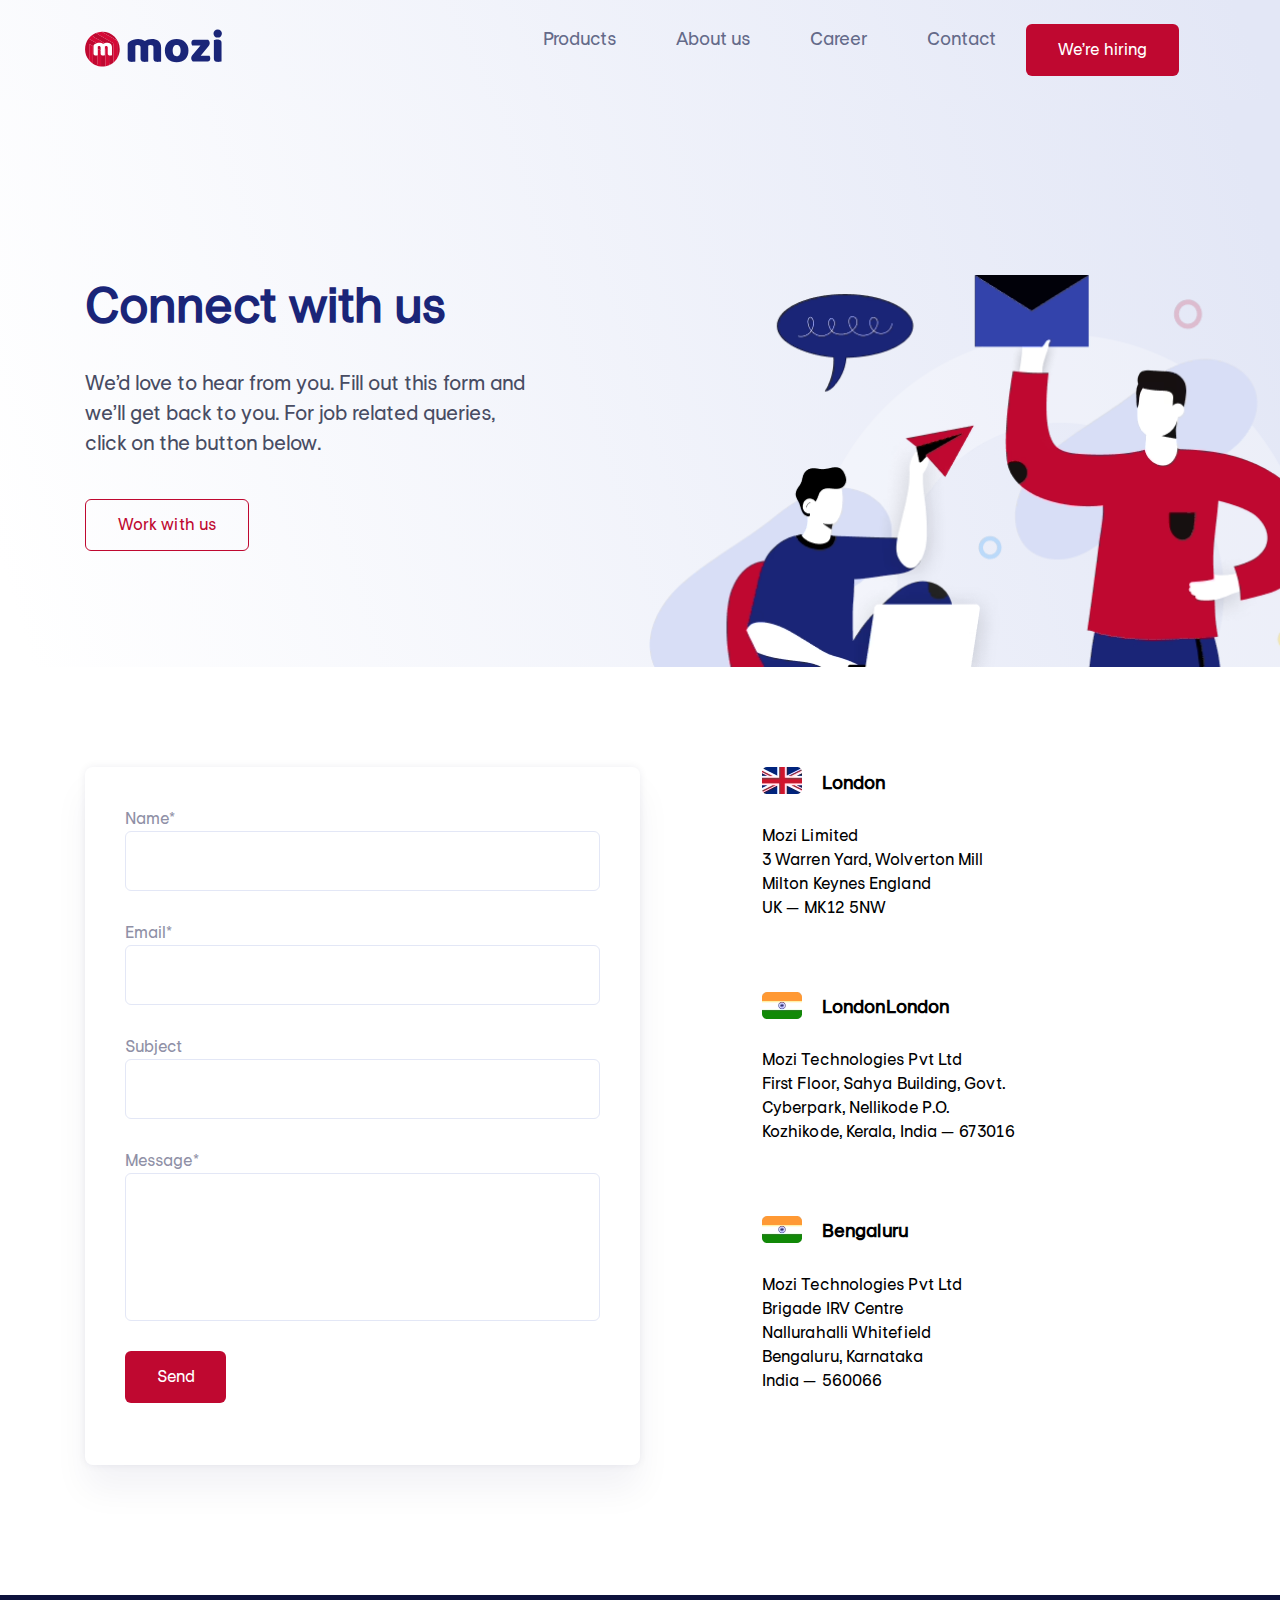
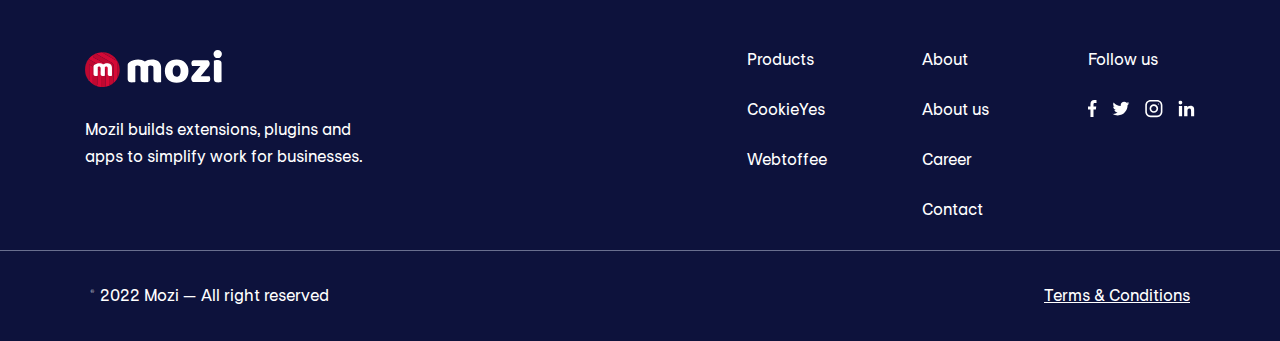
<file: contact.html>
<!DOCTYPE html><html lang="en" class="page"><head><meta charset="UTF-8"><meta name="viewport" content="width=device-width,initial-scale=1"><link rel="shortcut icon" href="favicon.ico" type="image/x-icon"><meta http-equiv="X-UA-Compatible" content="ie=edge"><meta name="theme-color" content="#111111"><title>mozi</title><link rel="preload" href="fonts/EuropaNuova-Regular.woff2" as="font" type="font/woff2" crossorigin><link rel="preload" href="fonts/EuropaNuova-Bold.woff2" as="font" type="font/woff2" crossorigin><link rel="stylesheet" href="css/vendor.css"><link rel="stylesheet" href="css/main.css"><script defer="defer" src="js/main.js"></script></head><body class="page__body"><div class="site-container"><header class="header"><div class="container header__container"><a class="logo__link" href="index.html"><img class="header__logo" src="./img/logo.svg" alt="header-logo"></a><nav class="nav" title="Главное Меню" data-menu><ul class="list-reset nav__list"><li class="nav__item"><a href="products.html" class="nav__link" data-menu-item>Products</a></li><li class="nav__item"><a href="about.html" class="nav__link" data-menu-item>About us</a></li><li class="nav__item"><a href="career.html" class="nav__link" data-menu-item>Career</a></li><li class="nav__item"><a href="contact.html" class="nav__link" data-menu-item>Contact</a></li></ul><button class="btn-reset burger-close" aria-label="Закрыть меню" data-graph-path=""></button></nav><button class="btn-reset header__btn btn" data-graph-path="">We’re hiring</button> <button class="btn-reset burger nav__burder" aria-label="Открыть меню" aria-expanded="false" data-burger><span class="burger__line"></span> <span class="burger__line"></span> <span class="burger__line"></span></button></div></header><main class="main"><section class="hero"><div class="container hero__container"><div class="hero__content"><h1 class="hero__title">Connect with us</h1><p class="hero__descr hero__descr-about-page hero__descr-contact">We’d love to hear from you. Fill out this form and we’ll get back to you. For job related queries, click on the button below.</p><button class="btn-reset btn hero__btn-white hero__btn-career" data-graph-path="">Work with us</button></div><div class="hero__images"><picture><source srcset="./img/contact-bg.avif" type="image/avif"><source srcset="./img/contact-bg.webp" type="image/webp"><img loading="lazy" src="./img/contact-bg.png" class="image hero__images hero__images-second hero__contact-img" width="661" height="392" alt="contact-bg"></picture></div></div></section><section class="forms"><div class="container"><div class="forms__wrapper"><div class="forms__item-form"><form action="#" class="form"><label class="form__label"><p class="label-name">Name* <span></span> <input type="text" name="Имя" class="input-reset form__input"></p></label> <label class="form__label"><p class="label-name">Email* <span></span> <input type="text" name="Имя" class="input-reset form__input"></p></label> <label class="form__label"><p class="label-name">Subject <span></span> <input type="text" name="Имя" class="input-reset form__input"></p></label> <label class="form__label"><p class="label-name">Message* <span></span> <textarea class="form__textarea" name="message" id="" cols="30" rows="10"></textarea></p></label> <button class="btn-reset btn form__btn">Send</button></form></div><div class="forms__item-city"><ul class="list-reset forms__list"><li class="forms__item"><div class="forms__block"><picture><source srcset="img/london.avif" type="image/avif"><source srcset="img/london.webp" type="image/webp"><img loading="lazy" src="img/london.png" class="image" width="40" height="27" alt="flag"></picture><div class="forms__city">London</div></div><p class="forms__descr">Mozi Limited</p><p class="forms__descr">3 Warren Yard, Wolverton Mill</p><p class="forms__descr">Milton Keynes England</p><p class="forms__descr">UK — MK12 5NW</p></li><li class="forms__item"><div class="forms__block"><picture><source srcset="img/indian.avif" type="image/avif"><source srcset="img/indian.webp" type="image/webp"><img loading="lazy" src="img/indian.png" class="image" width="40" height="27" alt="flag"></picture><div class="forms__city">LondonLondon</div></div><p class="forms__descr">Mozi Technologies Pvt Ltd</p><p class="forms__descr">First Floor, Sahya Building, Govt.</p><p class="forms__descr">Cyberpark, Nellikode P.O.</p><p class="forms__descr">Kozhikode, Kerala, India — 673016</p></li><li class="forms__item"><div class="forms__block"><picture><source srcset="img/indian.avif" type="image/avif"><source srcset="img/indian.webp" type="image/webp"><img loading="lazy" src="img/indian.png" class="image" width="40" height="27" alt="flag"></picture><div class="forms__city">Bengaluru</div></div><p class="forms__descr">Mozi Technologies Pvt Ltd</p><p class="forms__descr">Brigade IRV Centre</p><p class="forms__descr">Nallurahalli Whitefield</p><p class="forms__descr">Bengaluru, Karnataka</p><p class="forms__descr">India — 560066</p></li></ul></div></div></div></section></main><footer class="footer"><div class="container footer__container"><div class="footer__content"><img loading="lazy" src="./img/footer-logo.svg" class="image footer__logo-foter" width="137" height="37" alt="footer-logo"><p class="footer__descr">Mozil builds extensions, plugins and apps to simplify work for businesses.</p></div><div class="footer__navigation"><ul class="list-reset footer__list"><li class="footer__item"><a class="footer__link" href="#">Products</a></li><li class="footer__item"><a class="footer__link" href="#">CookieYes</a></li><li class="footer__item"><a class="footer__link" href="#">Webtoffee</a></li></ul><ul class="list-reset footer__list"><li class="footer__item"><a class="footer__link" href="#">About</a></li><li class="footer__item"><a class="footer__link" href="#">About us </a></li><li class="footer__item"><a class="footer__link" href="#">Career</a></li><li class="footer__item"><a class="footer__link" href="#">Contact</a></li></ul><ul class="list-reset footer__list"><li class="footer__item"><a class="footer__link" href="#">Follow us </a></li><li class="footer__item"><a class="footer__link" href="#"><ul class="list-reset footer__social" title="Follow us"><li class="social__item"><a href="#" target="_blank" class="social__link social__link--fb" aria-label="Наша страничка в Фейсбуке"><img loading="lazy" src="img/facebook.svg" class="image" width="" height="" alt="facebook"></a></li><li class="social__item"><a href="#" target="_blank" class="social__link social__link--tw" aria-label="Наша страничка в Твиттере"><img loading="lazy" src="img/twitter.svg" class="image" width="" height="" alt="twitter"></a></li><li class="social__item"><a href="#" target="_blank" class="social__link social__link--insta" aria-label="Наша страничка в Инстаграм"><img loading="lazy" src="img/instagram.svg" class="image" width="" height="" alt="instagram"></a></li><li class="social__item"><a href="#" target="_blank" class="social__link social__link--link" aria-label="Наша страничка в Линкед"><img loading="lazy" src="img/linked.svg" class="image" width="" height="" alt="linked"></a></li></ul></a></li></ul></div></div><div class="footer__copyright"><div class="container footer__copy-container"><div class="footer__copy">© 2022 Mozi — All right reserved</div><div class="footer__copy footer__copy--text">Terms & Conditions</div></div></div></footer></div></body></html>
</file>
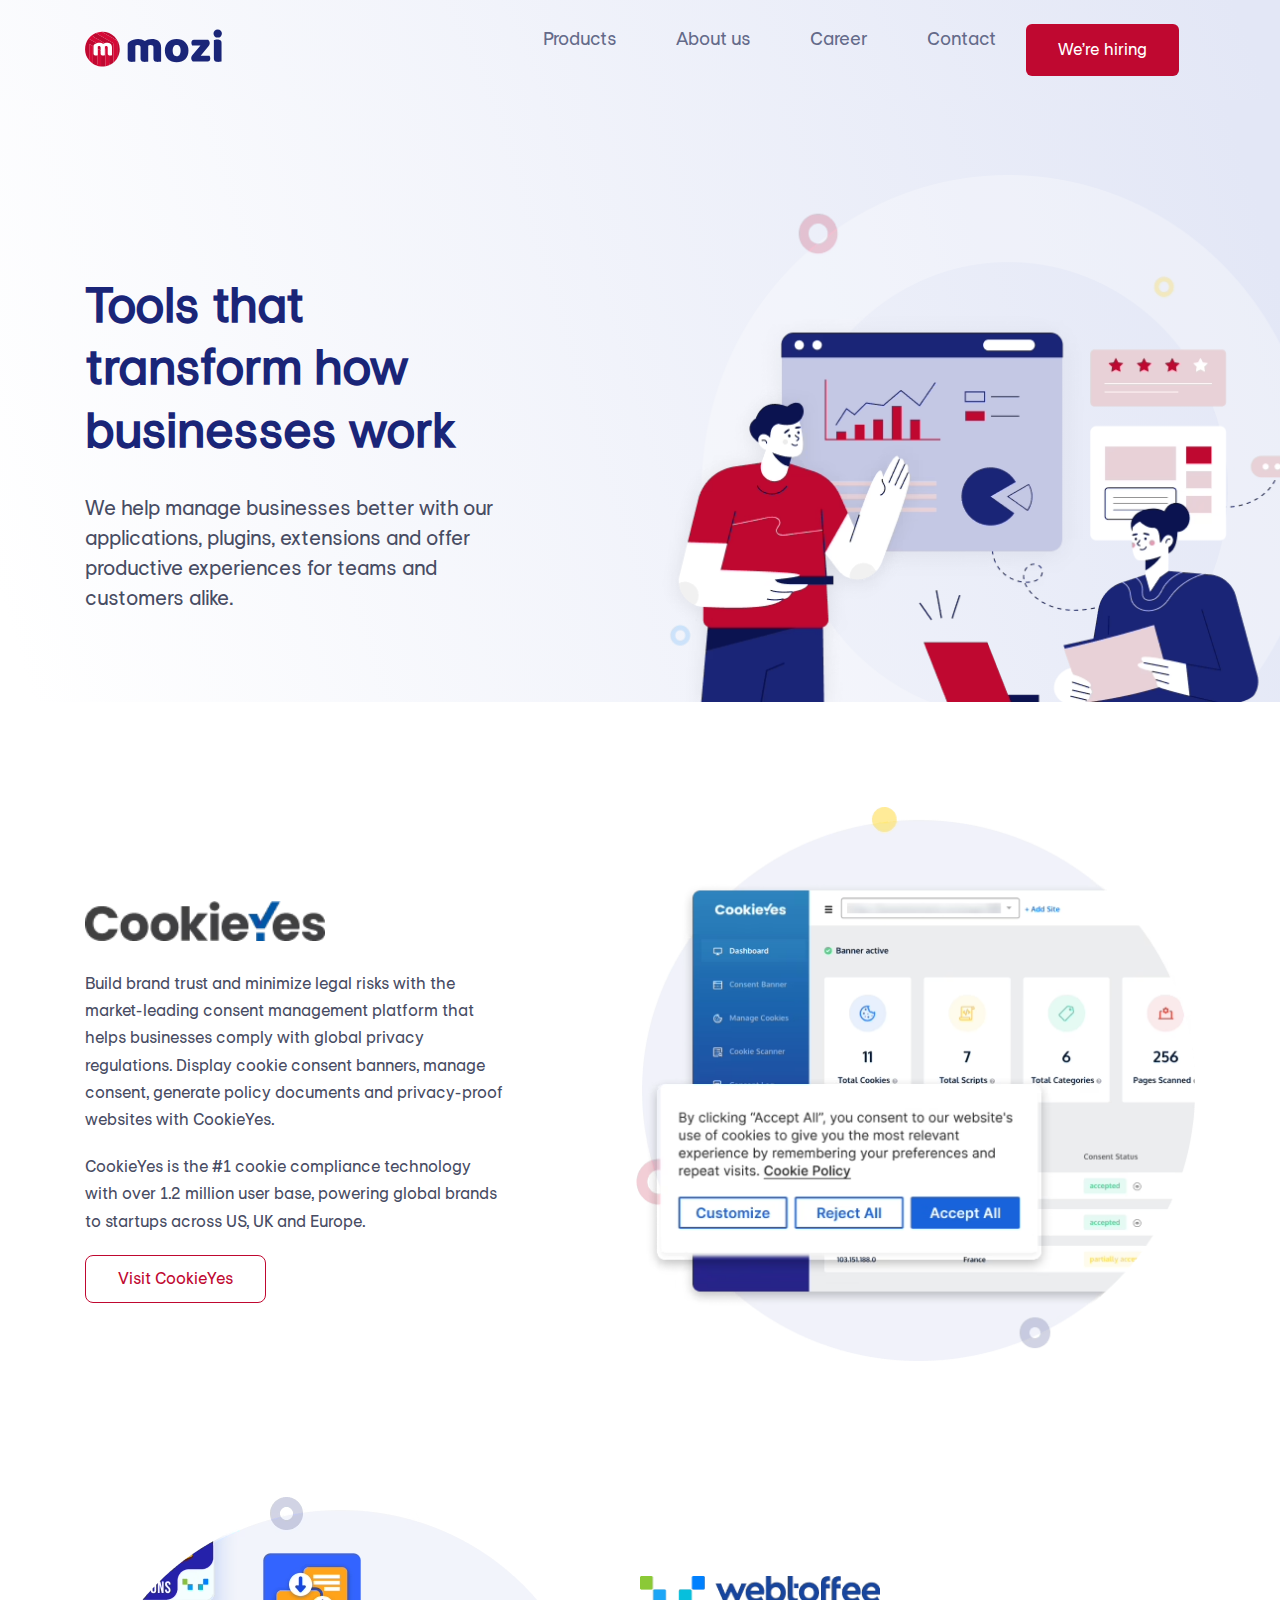
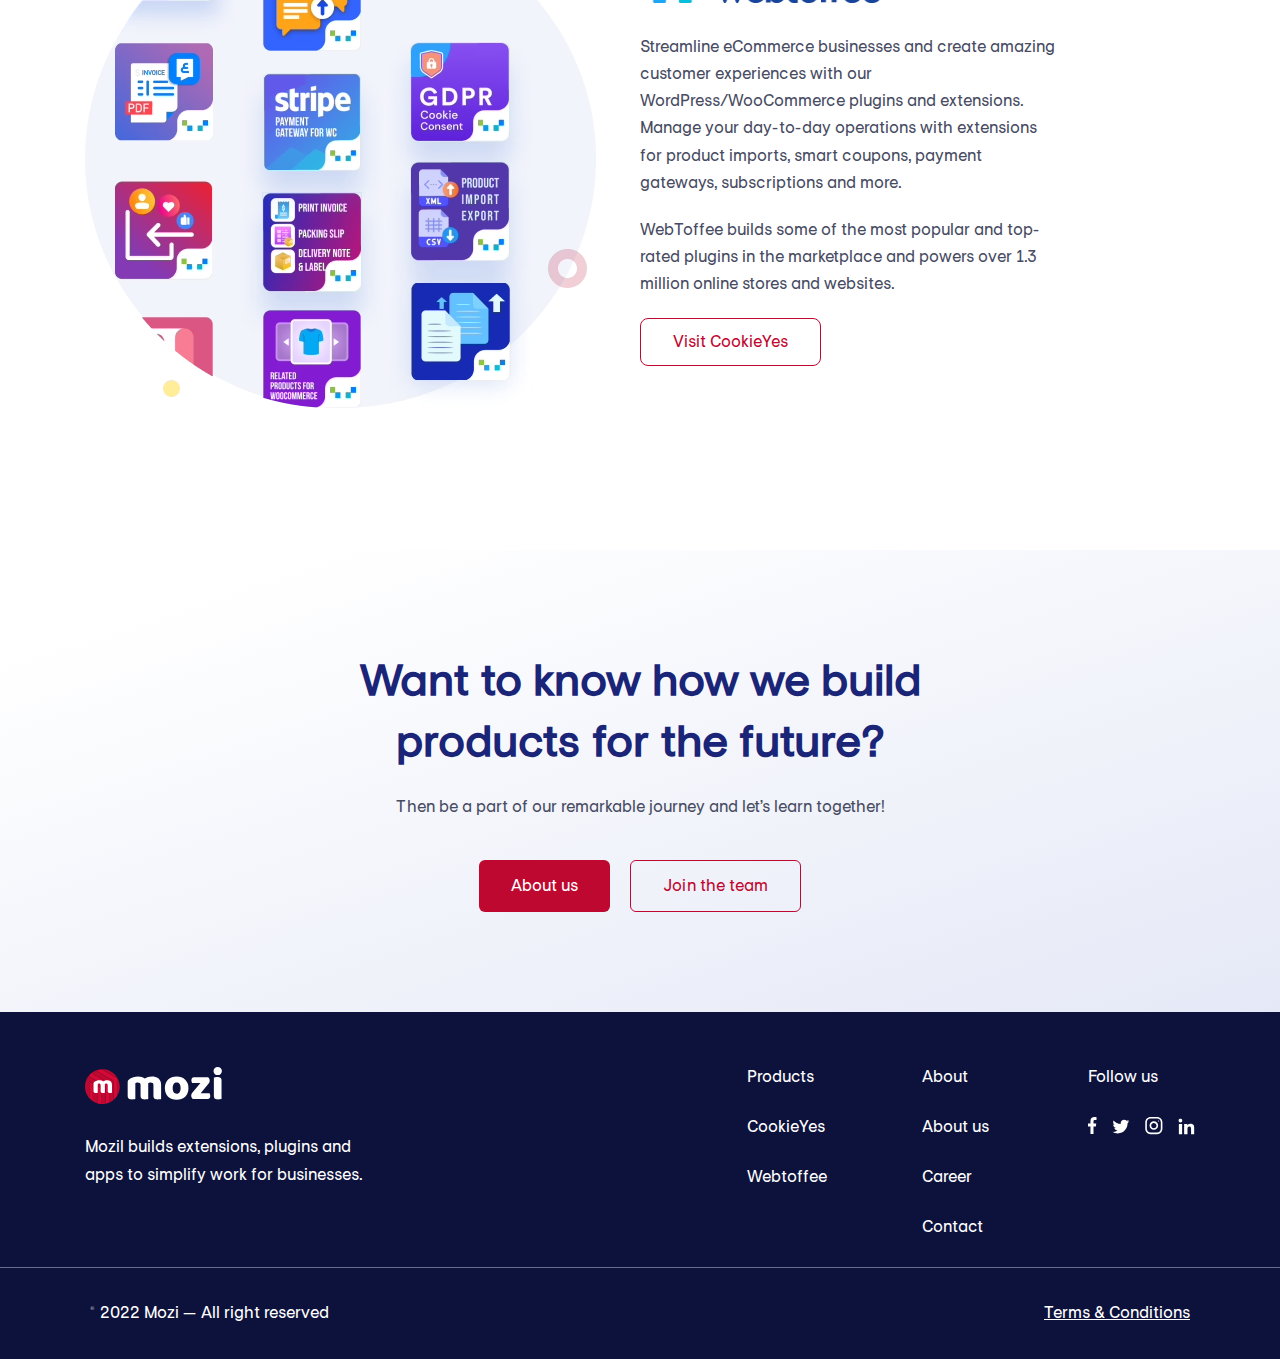
<file: products.html>
<!DOCTYPE html><html lang="en" class="page"><head><meta charset="UTF-8"><meta name="viewport" content="width=device-width,initial-scale=1"><link rel="shortcut icon" href="favicon.ico" type="image/x-icon"><meta http-equiv="X-UA-Compatible" content="ie=edge"><meta name="theme-color" content="#111111"><title>mozi</title><link rel="preload" href="fonts/EuropaNuova-Regular.woff2" as="font" type="font/woff2" crossorigin><link rel="preload" href="fonts/EuropaNuova-Bold.woff2" as="font" type="font/woff2" crossorigin><link rel="stylesheet" href="css/vendor.css"><link rel="stylesheet" href="css/main.css"><script defer="defer" src="js/main.js"></script></head><body class="page__body"><div class="site-container"><header class="header"><div class="container header__container"><a class="logo__link" href="index.html"><img class="header__logo" src="./img/logo.svg" alt="header-logo"></a><nav class="nav" title="Главное Меню" data-menu><ul class="list-reset nav__list"><li class="nav__item"><a href="products.html" class="nav__link" data-menu-item>Products</a></li><li class="nav__item"><a href="about.html" class="nav__link" data-menu-item>About us</a></li><li class="nav__item"><a href="career.html" class="nav__link" data-menu-item>Career</a></li><li class="nav__item"><a href="contact.html" class="nav__link" data-menu-item>Contact</a></li></ul><button class="btn-reset burger-close" aria-label="Закрыть меню" data-graph-path=""></button></nav><button class="btn-reset header__btn btn" data-graph-path="">We’re hiring</button> <button class="btn-reset burger nav__burder" aria-label="Открыть меню" aria-expanded="false" data-burger><span class="burger__line"></span> <span class="burger__line"></span> <span class="burger__line"></span></button></div></header><main class="main"><section class="hero"><div class="container hero__container"><div class="hero__content"><h1 class="hero__title">Tools that transform how businesses work</h1><p class="hero__descr">We help manage businesses better with our applications, plugins, extensions and offer productive experiences for teams and customers alike.</p></div><div class="hero__images"><picture><source srcset="./img/hero-bg-2.avif" type="image/avif"><source srcset="./img/hero-bg-2.webp" type="image/webp"><img loading="lazy" src="./img/hero-bg-2.png" class="image hero__images hero__images-second" width="672" height="635" alt="heero-bg"></picture></div></div></section><section class="products__content"><div class="container"><div class="products__wrapper"><div class="products__items"><div class="products__content-box"><picture><source srcset="img/cookieyes.avif" type="image/avif"><source srcset="img/cookieyes.webp" type="image/webp"><img loading="lazy" src="img/cookieyes.png" class="products__content-img" width="240" height="46" alt="cookieyes-logo"></picture><p class="products__descr">Build brand trust and minimize legal risks with the market-leading consent management platform that helps businesses comply with global privacy regulations. Display cookie consent banners, manage consent, generate policy documents and privacy-proof websites with CookieYes.</p><p class="products__descr">CookieYes is the #1 cookie compliance technology with over 1.2 million user base, powering global brands to startups across US, UK and Europe.</p><button class="btn-reset hero__btn-white products__btns" data-graph-path="">Visit CookieYes</button></div><div class="products__images-box"><picture><source srcset="img/products-item-img.avif" type="image/avif"><source srcset="img/products-item-img.webp" type="image/webp"><img loading="lazy" src="img/products-item-img.png" class="image" width="" height="" alt=""></picture></div></div><div class="products__items"><div class="products__images-box"><picture><source srcset="img/webtoffe-products-bg.avif" type="image/avif"><source srcset="img/webtoffe-products-bg.webp" type="image/webp"><img loading="lazy" src="img/webtoffe-products-bg.png" class="image" width="" height="" alt=""></picture></div><div class="products__content-box"><picture><source srcset="img/webtoffee-logo-products.avif" type="image/avif"><source srcset="img/webtoffee-logo-products.webp" type="image/webp"><img loading="lazy" src="img/webtoffee-logo-products.png" class="products__content-img" width="240" height="46" alt="webtoffee-logo-products"></picture><p class="products__descr">Streamline eCommerce businesses and create amazing customer experiences with our WordPress/WooCommerce plugins and extensions. Manage your day-to-day operations with extensions for product imports, smart coupons, payment gateways, subscriptions and more.</p><p class="products__descr">WebToffee builds some of the most popular and top-rated plugins in the marketplace and powers over 1.3 million online stores and websites.</p><button class="btn-reset hero__btn-white products__btns" data-graph-path="">Visit CookieYes</button></div></div></div></div></section><section class="build__block"><div class="container"><div class="build__block-box"><h2 class="build__block-title">Want to know how we build products for the future?</h2><p class="build__block-text">Then be a part of our remarkable journey and let’s learn together!</p><div class="build__block-btns"><button class="btn-reset btn build__block-btn" data-graph-path="">About us</button> <button class="btn-reset btn hero__btn-white build__block-btn" data-graph-path="">Join the team</button></div></div></div></section></main><footer class="footer"><div class="container footer__container"><div class="footer__content"><img loading="lazy" src="./img/footer-logo.svg" class="image footer__logo-foter" width="137" height="37" alt="footer-logo"><p class="footer__descr">Mozil builds extensions, plugins and apps to simplify work for businesses.</p></div><div class="footer__navigation"><ul class="list-reset footer__list"><li class="footer__item"><a class="footer__link" href="#">Products</a></li><li class="footer__item"><a class="footer__link" href="#">CookieYes</a></li><li class="footer__item"><a class="footer__link" href="#">Webtoffee</a></li></ul><ul class="list-reset footer__list"><li class="footer__item"><a class="footer__link" href="#">About</a></li><li class="footer__item"><a class="footer__link" href="#">About us </a></li><li class="footer__item"><a class="footer__link" href="#">Career</a></li><li class="footer__item"><a class="footer__link" href="#">Contact</a></li></ul><ul class="list-reset footer__list"><li class="footer__item"><a class="footer__link" href="#">Follow us </a></li><li class="footer__item"><a class="footer__link" href="#"><ul class="list-reset footer__social" title="Follow us"><li class="social__item"><a href="#" target="_blank" class="social__link social__link--fb" aria-label="Наша страничка в Фейсбуке"><img loading="lazy" src="img/facebook.svg" class="image" width="" height="" alt="facebook"></a></li><li class="social__item"><a href="#" target="_blank" class="social__link social__link--tw" aria-label="Наша страничка в Твиттере"><img loading="lazy" src="img/twitter.svg" class="image" width="" height="" alt="twitter"></a></li><li class="social__item"><a href="#" target="_blank" class="social__link social__link--insta" aria-label="Наша страничка в Инстаграм"><img loading="lazy" src="img/instagram.svg" class="image" width="" height="" alt="instagram"></a></li><li class="social__item"><a href="#" target="_blank" class="social__link social__link--link" aria-label="Наша страничка в Линкед"><img loading="lazy" src="img/linked.svg" class="image" width="" height="" alt="linked"></a></li></ul></a></li></ul></div></div><div class="footer__copyright"><div class="container footer__copy-container"><div class="footer__copy">© 2022 Mozi — All right reserved</div><div class="footer__copy footer__copy--text">Terms & Conditions</div></div></div></footer></div></body></html>
</file>
<file: css/main.css>
:root{--font-family:"EuropaNuova",sans-serif;--content-width:1110px;--container-offset:15px;--container-width:calc(var(--content-width) + (var(--container-offset) * 2));--light-color:#ffffff;--red-color:#BF0830;--blue-color:#1A2578;--dark-color:#484C63}.custom-checkbox__field:checked+.custom-checkbox__content::after{opacity:1}.custom-checkbox__field:focus+.custom-checkbox__content::before{outline:red solid 2px;outline-offset:2px}.custom-checkbox__field:disabled+.custom-checkbox__content{opacity:.4;pointer-events:none}@font-face{font-family:EuropaNuova;src:url(../fonts/EuropaNuova-Regular.woff2) format("woff2");font-weight:400;font-display:swap;font-style:normal}html{-webkit-box-sizing:border-box;box-sizing:border-box}*,::after,::before{-webkit-box-sizing:inherit;box-sizing:inherit}.page{height:100%;font-family:var(--font-family,sans-serif);-webkit-text-size-adjust:100%}.page__body{margin:0;min-width:320px;min-height:100%;font-size:16px}img{height:auto;max-width:100%;-o-object-fit:cover;object-fit:cover}a{text-decoration:none}.site-container{overflow:hidden}.is-hidden{display:none!important}.btn-reset{border:none;padding:0;background:0 0;cursor:pointer}.list-reset{list-style:none;margin:0;padding:0}.input-reset{-webkit-appearance:none;-moz-appearance:none;appearance:none;border:none;border-radius:0;background-color:#fff}.input-reset::-webkit-search-cancel-button,.input-reset::-webkit-search-decoration,.input-reset::-webkit-search-results-button,.input-reset::-webkit-search-results-decoration{display:none}.visually-hidden{position:absolute;overflow:hidden;margin:-1px;border:0;padding:0;width:1px;height:1px;clip:rect(0 0 0 0)}.container{margin:0 auto;padding:0 var(--container-offset);max-width:var(--container-width)}.js-focus-visible :focus:not(.focus-visible){outline:0}.centered{text-align:center}.dis-scroll{position:fixed;left:0;top:0;overflow:hidden;width:100%;height:100vh;-ms-scroll-chaining:none;overscroll-behavior:none}.page--ios .dis-scroll{position:relative}.header{padding:24px 0;background:-o-linear-gradient(202.89deg,#e3e7f6 3.56%,rgba(227,231,246,0) 115.17%);background:linear-gradient(247.11deg,#e3e7f6 3.56%,rgba(227,231,246,0) 115.17%)}.header__container{display:-webkit-box;display:-ms-flexbox;display:flex;-webkit-box-align:center;-ms-flex-align:center;align-items:center}@media (max-width:768px){.header__container{-webkit-box-pack:justify;-ms-flex-pack:justify;justify-content:space-between}}@media (max-width:992px){.header__logo{width:80%}}@media (max-width:576px){.header__logo{width:60%}}.header .burger{--burger-width:30px;--burger-height:30px;--burger-line-height:2px;position:relative;border:none;padding:0;width:var(--burger-width);height:var(--burger-height);color:#000;background-color:transparent;cursor:pointer;z-index:1111}.header .burger::after,.header .burger::before{content:"";position:absolute;left:0;width:100%;height:var(--burger-line-height);background-color:currentColor;-webkit-transition:top .3s ease-in-out,-webkit-transform .3s ease-in-out;transition:transform .3s ease-in-out,top .3s ease-in-out,-webkit-transform .3s ease-in-out;-o-transition:transform .3s ease-in-out,top .3s ease-in-out}.header .burger::before{top:0}.header .burger::after{top:calc(100% - var(--burger-line-height))}.header .burger__line{position:absolute;left:0;top:50%;width:100%;height:var(--burger-line-height);background-color:currentColor;-webkit-transform:translateY(-50%);-ms-transform:translateY(-50%);transform:translateY(-50%);-webkit-transition:-webkit-transform .3s ease-in-out;transition:transform .3s ease-in-out;-o-transition:transform .3s ease-in-out;transition:transform .3s ease-in-out,-webkit-transform .3s ease-in-out}.header .burger--active::before{top:50%;-webkit-transform:rotate(45deg);-ms-transform:rotate(45deg);transform:rotate(45deg);-webkit-transition:top .3s ease-in-out,-webkit-transform .3s ease-in-out;transition:transform .3s ease-in-out,top .3s ease-in-out,-webkit-transform .3s ease-in-out;-o-transition:transform .3s ease-in-out,top .3s ease-in-out}.header .burger--active::after{top:50%;-webkit-transform:rotate(-45deg);-ms-transform:rotate(-45deg);transform:rotate(-45deg);-webkit-transition:top .3s ease-in-out,-webkit-transform .3s ease-in-out;transition:transform .3s ease-in-out,top .3s ease-in-out,-webkit-transform .3s ease-in-out;-o-transition:transform .3s ease-in-out,top .3s ease-in-out}.header .burger--active .burger__line{-webkit-transform:scale(0);-ms-transform:scale(0);transform:scale(0);-webkit-transition:-webkit-transform .3s ease-in-out;transition:transform .3s ease-in-out;-o-transition:transform .3s ease-in-out;transition:transform .3s ease-in-out,-webkit-transform .3s ease-in-out}@media (min-width:769px){.header .burger{display:none}}.nav{margin-left:auto}.nav__list{display:-webkit-box;display:-ms-flexbox;display:flex;-webkit-box-align:center;-ms-flex-align:center;align-items:center}.nav__item{-webkit-transition:border-bottom .2s linear;-o-transition:border-bottom .2s linear;transition:border-bottom .2s linear;border-bottom:2px solid transparent}.nav__item:not(:last-child){margin-right:60px}@media (max-width:992px){.nav__item:not(:last-child){margin-right:30px}}.nav__item:last-child{margin-right:30px}.nav__item:hover{border-bottom:2px solid var(--red-color)}.nav__link{color:#646a89;font-weight:400;font-size:18px;line-height:1.3}@media (max-width:768px){.nav__list{display:-webkit-box;display:-ms-flexbox;display:flex;-webkit-box-align:center;-ms-flex-align:center;align-items:center;-webkit-box-pack:center;-ms-flex-pack:center;justify-content:center;-webkit-box-orient:vertical;-webkit-box-direction:normal;-ms-flex-direction:column;flex-direction:column;width:100%;height:100%}.nav__item{margin-top:30px}.nav__item:last-child,.nav__item:not(:last-child){margin-right:0}.nav__link{font-weight:700;font-size:22px;color:#000}.nav{position:fixed;left:0;top:0;z-index:500;overflow-y:auto;width:100%;height:100vh;background-color:#e3e7f6;opacity:0;visibility:hidden;-webkit-transition:opacity .3s ease-in-out,visibility .3s ease-in-out;-o-transition:opacity .3s ease-in-out,visibility .3s ease-in-out;transition:opacity .3s ease-in-out,visibility .3s ease-in-out}.btn{margin-left:25px}}.menu--active{opacity:1;visibility:visible}.btn{display:inline-block;background-color:var(--red-color);font-size:16px;line-height:150%;letter-spacing:.005em;padding:14px 32px;border-radius:6px;color:var(--light-color);-webkit-transition:background-color .3s ease-in-out;-o-transition:background-color .3s ease-in-out;transition:background-color .3s ease-in-out}.btn:hover{background-color:rgba(191,8,48,.7)}.btn:not(:last-child){margin-right:16px}@media (max-width:576px){.btn{padding:10px 18px;font-size:12px;margin-left:0}}.hero__btn-white{background-color:transparent;-webkit-transition:background-color .3s ease-in-out,color .3s ease-in-out;-o-transition:background-color .3s ease-in-out,color .3s ease-in-out;transition:background-color .3s ease-in-out,color .3s ease-in-out;border:1px solid var(--red-color);color:var(--red-color);padding:13px 32px}.hero__btn-white:hover{background-color:rgba(191,8,48,.7);color:var(--light-color)}@media (max-width:576px){.hero__btn-white{padding:10px 18px}}.build__btn{padding:14px 32px;background-color:transparent;border:1px solid var(--red-color);color:var(--red-color)}.build__btn:hover{color:#000}.hero{padding-top:75px;background:-o-linear-gradient(197.09deg,#e3e7f6 3.68%,rgba(227,231,246,0) 97.82%);background:linear-gradient(252.91deg,#e3e7f6 3.68%,rgba(227,231,246,0) 97.82%)}@media (max-width:768px){.hero{padding-top:25px}}.hero__container{display:-webkit-box;display:-ms-flexbox;display:flex;-webkit-box-pack:justify;-ms-flex-pack:justify;justify-content:space-between;-ms-flex-wrap:wrap;flex-wrap:wrap}.hero__content{-webkit-box-flex:0;-ms-flex:0 1 40%;flex:0 1 40%;padding-top:100px}@media (max-width:1024px){.hero__content{padding-top:20px}}.hero__title{margin:0 0 32px;font-weight:700;font-size:48px;line-height:130%;color:var(--blue-color)}@media (max-width:992px){.hero__title{font-size:42px}}@media (max-width:576px){.hero__title{font-size:32px}}.hero__descr{margin:0 0 40px;max-width:517px;font-size:20px;line-height:150%;color:var(--dark-color)}@media (max-width:992px){.hero__descr{font-size:18px}}@media (max-width:768px){.hero__content{-webkit-box-flex:1;-ms-flex:1;flex:1;width:100%}.hero__title{text-align:center}.hero__descr{max-width:100%;text-align:center}}.hero__descr-about-page{max-width:380px}.hero__btn-box{display:-webkit-box;display:-ms-flexbox;display:flex;margin:0 0 20px}@media (max-width:768px){.hero__descr-about-page{max-width:100%}.hero__btn-box{-webkit-box-pack:center;-ms-flex-pack:center;justify-content:center}.hero .hero__images{display:none}}.hero .hero__images{-webkit-box-flex:0;-ms-flex:0 0 60%;flex:0 0 60%}.hero__images{display:block;width:100%;margin-top:auto;margin-right:-70px}.hero__images-second{max-width:670px;height:auto;margin-left:50px}@media (max-width:1200px){.hero__images{margin-right:0}.hero__images-second{margin-left:0}}.hero__descr-career{font-weight:400;font-size:44px;line-height:130%;color:var(--red-color)}.hero__content-career{padding-top:30px}.hero__contact-img{width:100%;margin-top:auto;padding-top:100px}.hero__descr-contact{max-width:550px}@media (max-width:1024px){.hero__btn-career{display:block;margin:0 auto 25px}}.brends{padding-top:100px;padding-bottom:80px}.brends__title{margin:0 0 80px;font-weight:700;font-size:36px;line-height:160%;text-align:center;color:var(--blue-color)}.brends__title span{color:var(--red-color)}@media (max-width:768px){.hero__descr-contact{max-width:100%}.brends{padding-top:50px;padding-bottom:40px}.brends__title{margin-bottom:40px}}.brends__list{display:-webkit-box;display:-ms-flexbox;display:flex;-webkit-box-pack:center;-ms-flex-pack:center;justify-content:center;-webkit-box-align:center;-ms-flex-align:center;align-items:center;-ms-flex-wrap:wrap;flex-wrap:wrap}.brends__about-margin{margin-bottom:150px}.brends__item:not(:last-child){margin-right:40px}@media (max-width:768px){.brends__about-margin{margin-bottom:50px}.brends__item{margin:10px}}.brends__inner{display:-webkit-box;display:-ms-flexbox;display:flex;-ms-flex-pack:distribute;justify-content:space-around;-ms-flex-wrap:wrap;flex-wrap:wrap}.brends__card{-webkit-box-flex:0;-ms-flex:0 1 315px;flex:0 1 315px;margin-bottom:25px;background-color:var(--light-color);-webkit-box-shadow:0 0 8px rgba(22,23,72,.07),0 25px 35px rgba(22,23,72,.05);box-shadow:0 0 8px rgba(22,23,72,.07),0 25px 35px rgba(22,23,72,.05);border-radius:8px;text-align:center;display:-webkit-box;display:-ms-flexbox;display:flex;-webkit-box-orient:vertical;-webkit-box-direction:normal;-ms-flex-direction:column;flex-direction:column;-webkit-box-pack:justify;-ms-flex-pack:justify;justify-content:space-between}.brends__card-number{padding-top:53px;margin-bottom:18px;font-weight:700;font-size:56px;line-height:1.1;color:var(--blue-color)}.brends__card-descr{margin-bottom:12px;font-weight:400;font-size:22px;line-height:150%;color:var(--dark-color)}.product{padding:105px 0;border-top:1px solid rgba(197,203,226,.5)}.product__box-name{max-width:700px;margin:0 auto 100px;text-align:center}@media (max-width:768px){.product{padding-top:50px;padding-bottom:50px}.product__box-name{margin-bottom:50px}}.product__title{margin:0 0 16px;font-weight:700;font-size:44px;line-height:130%;color:var(--blue-color)}@media (max-width:768px){.product__title{font-size:36px}}.product__descr{margin:0;font-weight:400;font-size:16px;line-height:170%;color:var(--dark-color)}.product__inner{display:-webkit-box;display:-ms-flexbox;display:flex;-webkit-box-pack:justify;-ms-flex-pack:justify;justify-content:space-between;-webkit-box-align:center;-ms-flex-align:center;align-items:center;gap:30px}@media (max-width:768px){.product__inner{-ms-flex-wrap:wrap;flex-wrap:wrap}}.product__item{-webkit-box-flex:0;-ms-flex:0 1 50%;flex:0 1 50%;overflow:hidden;height:auto;border-radius:8px;-webkit-box-shadow:0 0 8px rgba(22,23,72,.07),0 25px 35px rgba(22,23,72,.08);box-shadow:0 0 8px rgba(22,23,72,.07),0 25px 35px rgba(22,23,72,.08)}.product__item-two{height:522px}.product__image{padding-top:60px;padding-left:60px;margin-bottom:40px}.product__about{margin:0 0 32px;padding-left:60px;font-weight:400;font-size:24px;line-height:130%;color:var(--dark-color)}.product__btn-link{display:inline-block;padding:12px 24px 12px 46px;margin-left:60px;border:1px solid #bf0830;border-radius:6px;color:var(--red-color);position:relative}.product__btn-link::before{content:"";width:14px;height:14px;position:absolute;background-image:url(../img/arrow-right.svg);left:20px}.product__image-bg{margin-left:20px}.creator{padding:75px 0;background:-o-linear-gradient(181.48deg,#e3e7f6 -52.27%,rgba(227,231,246,0) 138.23%);background:linear-gradient(268.52deg,#e3e7f6 -52.27%,rgba(227,231,246,0) 138.23%)}@media (max-width:768px){.product__item{-webkit-box-flex:1;-ms-flex:1 1 100%;flex:1 1 100%}.product__btn-link{display:-webkit-inline-box;display:-ms-inline-flexbox;display:inline-flex}.creator{padding:50px 0}}.creator__container{display:-webkit-box;display:-ms-flexbox;display:flex;-webkit-box-align:center;-ms-flex-align:center;align-items:center;-webkit-box-pack:justify;-ms-flex-pack:justify;justify-content:space-between}.creator__box-product{max-width:425px}@media (max-width:768px){.creator__container{-ms-flex-wrap:wrap;flex-wrap:wrap}.creator__box-product{margin:0 auto;max-width:100%;text-align:center}}.creator__title{margin:0 0 16px;font-weight:700;font-size:44px;line-height:130%;color:var(--blue-color)}@media (max-width:768px){.creator__title{font-size:36px}}.creator__descr{margin:0;font-weight:400;font-size:16px;line-height:169%;color:var(--dark-color)}.creator__box-images{margin:0 auto}.innovation{padding-top:120px;padding-bottom:35px}.innovation__box-name{margin:0 auto 110px;text-align:center;max-width:630px}.innovation__title{margin:0 0 16px;font-weight:700;font-size:44px;line-height:130%;color:var(--blue-color)}@media (max-width:768px){.innovation{padding-top:50px}.innovation__title{font-size:36px}}.innovation__descr{font-weight:400;font-size:16px;line-height:170%;color:var(--dark-color)}.innovation__slider{max-width:1050px}.innovation .swiper-slide{width:256px}.innovation__slider-btn{background-position:center;background-size:cover;background-repeat:no-repeat;width:16px;height:16px}.innovation__slider-btn--prev{background-image:url(../img/arrow-prev.svg)}.innovation__slider-btn--next{background-image:url(../img/arrow-next.svg)}@media (max-width:576px){.innovation__slider-btn--next,.innovation__slider-btn--prev{display:none}}.innovation__slider-btn:not(:last-child){margin-right:20px}.build{padding:110px 0;background:-o-linear-gradient(114.27deg,#e3e7f6 12.46%,rgba(227,231,246,0) 84.19%);background:linear-gradient(335.73deg,#e3e7f6 12.46%,rgba(227,231,246,0) 84.19%)}.build__container{display:-webkit-box;display:-ms-flexbox;display:flex;-webkit-box-pack:justify;-ms-flex-pack:justify;justify-content:space-between;-webkit-box-align:center;-ms-flex-align:center;align-items:center}@media (max-width:1024px){.build__container{-ms-flex-wrap:wrap;flex-wrap:wrap}}.build__content{max-width:365px}@media (max-width:768px){.build{padding:50px 0}.build__content{margin:0 auto 30px;max-width:100%}}.build__title{margin:0 0 16px;font-weight:700;font-size:44px;line-height:130%;color:var(--blue-color)}@media (max-width:768px){.build__title{font-size:36px}}.build__descr{margin:0 0 16px;font-weight:400;font-size:16px;line-height:170%;color:var(--dark-color)}.build__img{max-width:100%}.footer{padding-top:55px;background-color:#0d123c}.footer__container{display:-webkit-box;display:-ms-flexbox;display:flex}@media (max-width:992px){.footer__container{-ms-flex-wrap:wrap;flex-wrap:wrap}}.footer__logo-foter{margin-bottom:25px}.footer__content{width:50%;max-width:290px;margin-bottom:25px}.footer__descr{margin:0;font-weight:400;font-size:16px;line-height:170%;color:var(--light-color)}.footer__navigation{margin-left:auto;display:-webkit-box;display:-ms-flexbox;display:flex}@media (max-width:768px){.footer__descr{margin-bottom:30px}.footer__navigation{margin-left:0}}@media (max-width:576px){.footer__navigation{-ms-flex-wrap:wrap;flex-wrap:wrap}}.footer__list:not(:last-child){margin-right:95px}.footer__item{margin-bottom:30px}.footer__link{font-weight:400;font-size:16px;line-height:20px;color:var(--light-color)}.footer__social{display:-webkit-box;display:-ms-flexbox;display:flex;-webkit-box-align:center;-ms-flex-align:center;align-items:center}.footer__social .social__item:not(:last-child){margin-right:15px}.footer__copyright{border-top:1px solid rgba(197,203,226,.5)}.footer__copy-container{display:-webkit-box;display:-ms-flexbox;display:flex;-webkit-box-align:center;-ms-flex-align:center;align-items:center;-webkit-box-pack:justify;-ms-flex-pack:justify;justify-content:space-between;padding:35px 20px}.footer__copy{font-weight:400;font-size:16px;line-height:130%;color:var(--light-color)}@media (max-width:576px){.footer__copy-container{-ms-flex-wrap:wrap;flex-wrap:wrap}.footer__copy{text-align:center;margin-bottom:20px}}.footer__copy--text{text-decoration:underline}.products__content{padding:105px 0;background-color:var(--light-color)}.products__content .products__wrapper{display:-webkit-box;display:-ms-flexbox;display:flex;-webkit-box-orient:vertical;-webkit-box-direction:normal;-ms-flex-direction:column;flex-direction:column;gap:100px}.products__content .products__items{display:-webkit-box;display:-ms-flexbox;display:flex;-webkit-box-pack:justify;-ms-flex-pack:justify;justify-content:space-between;-webkit-box-align:center;-ms-flex-align:center;align-items:center}@media (max-width:768px){.products__content{padding:50px 0}.products__content .products__wrapper{gap:50px}.products__content .products__items{-ms-flex-wrap:wrap;flex-wrap:wrap;-webkit-box-orient:vertical;-webkit-box-direction:normal;-ms-flex-direction:column;flex-direction:column}}.products__content .products__content-img{margin-bottom:25px}.products__content .products__content-box{-webkit-box-flex:0;-ms-flex:0 1 50%;flex:0 1 50%}@media (max-width:768px){.products__content .products__content-box{-webkit-box-flex:0;-ms-flex:0 0 100%;flex:0 0 100%;margin-bottom:20px;width:100%}.products__content .image{display:none}}.products__content .image{margin-bottom:32px}.products__content .products__descr{margin:0;max-width:420px;font-weight:400;font-size:16px;line-height:170%;color:var(--dark-color)}.products__content .products__descr:not(:last-child){margin-bottom:20px}.products__content .products__btns{padding:14px 32px;border-radius:8px}.build__block{padding:100px 0;background:-o-linear-gradient(107.88deg,#e3e7f6 -6.53%,rgba(227,231,246,0) 87.81%);background:linear-gradient(342.12deg,#e3e7f6 -6.53%,rgba(227,231,246,0) 87.81%)}.build__block-box{display:-webkit-box;display:-ms-flexbox;display:flex;-webkit-box-orient:vertical;-webkit-box-direction:normal;-ms-flex-direction:column;flex-direction:column;-webkit-box-pack:center;-ms-flex-pack:center;justify-content:center;-webkit-box-align:center;-ms-flex-align:center;align-items:center;text-align:center}.build__block-title{margin:0 0 20px;max-width:700px;font-weight:700;font-size:44px;line-height:140%;color:var(--blue-color)}@media (max-width:768px){.products__content .products__descr{max-width:100%}.build__block{padding-top:0;padding-bottom:50px}.build__block-title{font-size:36px}}.build__block-text{margin:0 0 40px;font-weight:400;font-size:16px;line-height:170%;color:var(--dark-color)}.culture{padding-top:65px;padding-bottom:95px;background:-o-linear-gradient(181.48deg,#e3e7f6 -52.27%,rgba(227,231,246,0) 138.23%);background:linear-gradient(268.52deg,#e3e7f6 -52.27%,rgba(227,231,246,0) 138.23%)}.culture__title{margin:0 0 16px;font-weight:700;font-size:44px;line-height:130%;text-align:center;color:var(--blue-color)}@media (max-width:768px){.culture{padding:40px 0}.culture__title{font-size:36px}}.culture__descr{margin:0 0 97px;font-weight:400;font-size:16px;line-height:170%;text-align:center;color:var(--dark-color)}@media (max-width:768px){.culture__descr{margin-bottom:40px}}.culture__wrapper{display:-ms-grid;display:grid;-ms-grid-columns:(1fr)[12];grid-template-columns:repeat(12,1fr);gap:35px}.culture__item{-ms-grid-column-span:4;grid-column:4 span;-webkit-box-shadow:0 0 8px rgba(22,23,72,.07),0 25px 35px rgba(22,23,72,.05);box-shadow:0 0 8px rgba(22,23,72,.07),0 25px 35px rgba(22,23,72,.05);border-radius:8px;background-color:var(--light-color);padding:40px}@media (max-width:1024px){.culture__item{-ms-grid-column-span:6;grid-column:6 span}}@media (max-width:576px){.culture__wrapper{-ms-grid-columns:1fr;grid-template-columns:1fr}.culture__item{-ms-grid-column-span:2;grid-column:2 span;padding:20px}}.culture__item-name{margin:0 0 32px;font-weight:400;font-size:28px;line-height:1.1;color:#3a3a3c}@media (max-width:768px){.culture__item-name{font-size:24px}}.culture__description{margin:0;font-weight:400;font-size:16px;line-height:170%;color:var(--dark-color)}.culture__who-me{padding-top:95px}.culture__who-me-white{padding-bottom:100px}@media (max-width:768px){.culture__who-me{padding-top:20px}.culture__who-me-white{padding-bottom:40px}}.culture__who-me-inner{display:-webkit-box;display:-ms-flexbox;display:flex;-ms-flex-pack:distribute;justify-content:space-around}@media (max-width:1024px){.culture__who-me-inner{-ms-flex-wrap:wrap;flex-wrap:wrap}}.culture__who-me-name{padding-top:45px;max-width:400px}.culture__who-me-title{margin:0 0 16px;font-weight:700;font-size:44px;line-height:130%;color:var(--blue-color)}@media (max-width:768px){.culture__who-me-name{max-width:100%}.culture__who-me-title{font-size:36px}}.culture__who-me-text{margin:0;font-weight:400;font-size:16px;line-height:170%;color:var(--dark-color)}.culture__who-me-text:not(:last-child){margin-bottom:20px}.hiring{padding-top:110px;padding-bottom:150px;background:-o-linear-gradient(181.48deg,#e3e7f6 -52.27%,rgba(227,231,246,0) 138.23%);background:linear-gradient(268.52deg,#e3e7f6 -52.27%,rgba(227,231,246,0) 138.23%)}.hiring__wrapper{display:-webkit-box;display:-ms-flexbox;display:flex;-ms-flex-pack:distribute;justify-content:space-around;-webkit-box-align:center;-ms-flex-align:center;align-items:center;-ms-flex-wrap:wrap;flex-wrap:wrap}.hiring__name{max-width:416px}.hiring__title{margin:0 0 16px;font-weight:700;font-size:44px;line-height:1.3;color:var(--blue-color)}@media (max-width:768px){.hiring{padding:50px 0}.hiring__title{font-size:36px}}.hiring__descr{margin:0 0 40px;font-weight:400;font-size:16px;line-height:170%;color:var(--dark-color)}.hiring__btn{margin-bottom:15px}.hiring__images{display:block;margin-left:70px}.nothing{padding-top:125px;padding-bottom:45px}.nothing__title{margin:0 0 16px;text-align:center;font-weight:700;font-size:44px;line-height:130%;color:var(--blue-color)}@media (max-width:768px){.nothing{padding:45px 0}.nothing__title{font-size:36px}}.nothing__descr{margin:0 0 110px;text-align:center;font-weight:400;font-size:16px;line-height:170%;color:var(--dark-color)}.nothing__wrapper{display:-ms-grid;display:grid;-ms-grid-columns:(1fr)[12];grid-template-columns:repeat(12,1fr);gap:35px}@media (max-width:768px){.nothing__descr{margin-bottom:50px}.nothing__wrapper{gap:20px}}.nothing__box{display:-webkit-box;display:-ms-flexbox;display:flex;-webkit-box-align:center;-ms-flex-align:center;align-items:center;margin-bottom:32px}.nothing__box .image{margin-right:10px}.nothing__item{-ms-grid-column-span:4;grid-column:4 span;padding:40px;background-color:var(--light-color);-webkit-box-shadow:0 0 8px rgba(22,23,72,.07),0 25px 35px rgba(22,23,72,.05);box-shadow:0 0 8px rgba(22,23,72,.07),0 25px 35px rgba(22,23,72,.05);border-radius:8px}@media (max-width:992px){.nothing__item{-ms-grid-column-span:6;grid-column:6 span}}@media (max-width:576px){.nothing__wrapper{-ms-grid-columns:1fr;grid-template-columns:1fr}.nothing__item{-ms-grid-column-span:8;grid-column:8 span}}.nothing__name{font-weight:400;font-size:28px;line-height:111%;color:#3a3a3c}.nothing__text{font-weight:400;font-size:16px;line-height:170%;color:var(--dark-color)}.life{padding-bottom:60px;background:-o-linear-gradient(179.24deg,#e3e7f6 -55.5%,rgba(227,231,246,0) 145.36%);background:linear-gradient(270.76deg,#e3e7f6 -55.5%,rgba(227,231,246,0) 145.36%)}.life__wrapper{display:-ms-grid;display:grid;-ms-grid-columns:540px 535px;grid-template-columns:540px 535px;grid-column-gap:30px}@media (max-width:1200px){.life__wrapper{-ms-grid-columns:1fr 1fr;grid-template-columns:1fr 1fr}}.life__item{width:100%}.life__item:last-child{margin-top:auto}.life__item:nth-child(2){padding-top:50px;margin-bottom:50px}.life__item--text-box{padding-top:100px;max-width:323px}.life__title{margin:0 0 16px;font-weight:700;font-size:44px;line-height:130%;color:var(--blue-color)}.life__descr{margin:0;font-weight:400;font-size:16px;line-height:170%;color:var(--dark-color)}.recommendations{padding:60px 0}@media (max-width:768px){.life__wrapper{-ms-grid-columns:1fr;grid-template-columns:1fr}.life__item{grid-template:12 span}.recommendations{padding:30px 0}}.recommendations__wrapper{padding:50px 0;display:-webkit-box;display:-ms-flexbox;display:flex;-ms-flex-pack:distribute;justify-content:space-around;background:-o-linear-gradient(179.24deg,#e3e7f6 -55.5%,rgba(227,231,246,0) 145.36%);background:linear-gradient(270.76deg,#e3e7f6 -55.5%,rgba(227,231,246,0) 145.36%);-webkit-box-shadow:0 0 8px rgba(22,23,72,.07),0 25px 35px rgba(22,23,72,.05);box-shadow:0 0 8px rgba(22,23,72,.07),0 25px 35px rgba(22,23,72,.05);border-radius:8px}@media (max-width:1200px){.recommendations__wrapper{-ms-flex-wrap:wrap;flex-wrap:wrap;padding:35px 0}}.recommendations__images--first{display:-webkit-box;display:-ms-flexbox;display:flex;-webkit-box-align:center;-ms-flex-align:center;align-items:center}.recommendations__images--first img{margin-right:27px}@media (max-width:768px){.recommendations__images--first{-webkit-box-orient:vertical;-webkit-box-direction:normal;-ms-flex-direction:column;flex-direction:column;text-align:center;margin-bottom:25px}}.recommendations__title{max-width:444px;margin:0;font-weight:700;font-size:36px;line-height:130%;color:var(--blue-color)}@media (max-width:768px){.recommendations__title{font-size:32px}}.recommendations__item-img{margin-left:20px}.recommendations__reiting{display:-webkit-box;display:-ms-flexbox;display:flex;-webkit-box-align:center;-ms-flex-align:center;align-items:center;margin-bottom:10px}.recommendations__num{margin-right:5px;font-weight:700;font-size:36px;color:#000}.recommendations__link{display:inline-block;padding-right:25px;font-weight:700;margin-left:20px;font-size:18px;line-height:1.2;text-decoration:underline;color:var(--dark-color);position:relative}.recommendations__link::after{content:"";position:absolute;background:url(../img/icon-right.png);width:22px;height:22px;right:0}.jobs__title{margin:0;padding-top:60px;font-weight:700;font-size:44px;line-height:140%;text-align:center;color:var(--blue-color)}@media (max-width:768px){.jobs__title{padding-top:30px;font-size:36px}}.jobs__descr{margin:0 0 100px;font-weight:400;font-size:16px;line-height:170%;text-align:center;color:var(--dark-color)}@media (max-width:768px){.jobs__descr{margin-bottom:50px}}.jobs__wrapper{display:-webkit-box;display:-ms-flexbox;display:flex;-webkit-box-orient:vertical;-webkit-box-direction:normal;-ms-flex-direction:column;flex-direction:column;gap:30px;margin-bottom:68px}.jobs__item{display:-webkit-box;display:-ms-flexbox;display:flex;-webkit-box-pack:justify;-ms-flex-pack:justify;justify-content:space-between;-webkit-box-align:center;-ms-flex-align:center;align-items:center;padding:35px 60px;background-color:var(--light-color);-webkit-box-shadow:0 0 8px rgba(22,23,72,.07),0 17px 35px rgba(22,23,72,.05);box-shadow:0 0 8px rgba(22,23,72,.07),0 17px 35px rgba(22,23,72,.05);border-radius:8px}.jobs__name{margin-bottom:24px;font-weight:400;font-size:28px;color:var(--dark-color)}@media (max-width:768px){.jobs__name{font-size:24px}}@media (max-width:576px){.jobs__item{-webkit-box-orient:vertical;-webkit-box-direction:normal;-ms-flex-direction:column;flex-direction:column}.jobs__name{font-size:20px}.jobs__time-inner{margin-bottom:20px}}.jobs__time-inner{display:-webkit-box;display:-ms-flexbox;display:flex;-webkit-box-align:center;-ms-flex-align:center;align-items:center}.jobs__clock{display:-webkit-box;display:-ms-flexbox;display:flex;-webkit-box-align:center;-ms-flex-align:center;align-items:center;margin-right:20px;font-weight:400;font-size:20px;line-height:135%;color:#8f90a6}.jobs__clock .image{margin-right:5px}.jobs__location{display:-webkit-box;display:-ms-flexbox;display:flex;-webkit-box-align:center;-ms-flex-align:center;align-items:center;font-weight:400;font-size:20px;line-height:135%;color:#8f90a6}.jobs__location .image{margin-right:5px}.jobs__btn-more{display:block;margin:0 auto 45px}.find{padding:110px 0;background:-o-linear-gradient(107.88deg,#e3e7f6 -6.53%,rgba(227,231,246,0) 87.81%);background:linear-gradient(342.12deg,#e3e7f6 -6.53%,rgba(227,231,246,0) 87.81%)}.find__title{margin:0 0 16px;text-align:center;font-weight:700;font-size:44px;line-height:140%;color:var(--blue-color)}@media (max-width:768px){.find{padding:50px}.find__title{font-size:36px}}.find__descr{margin:0 0 40px;text-align:center;font-weight:400;font-size:16px;line-height:170%;color:var(--dark-color)}.find__btn{display:block;margin:0 auto}.forms{padding-top:100px;padding-bottom:130px}.forms__wrapper{display:-webkit-box;display:-ms-flexbox;display:flex}@media (max-width:768px){.forms{padding:30px 0}.forms__wrapper{-webkit-box-orient:vertical;-webkit-box-direction:normal;-ms-flex-direction:column;flex-direction:column}}.forms__item-form{padding:40px;background-color:var(--light-color);-webkit-box-shadow:0 0 8px rgba(22,23,72,.07),0 25px 35px rgba(22,23,72,.05);box-shadow:0 0 8px rgba(22,23,72,.07),0 25px 35px rgba(22,23,72,.05);border-radius:8px;-webkit-box-flex:0;-ms-flex:0 1 50%;flex:0 1 50%}@media (max-width:768px){.forms__item-form{margin-bottom:30px;padding:20px}}.forms__item-form .form{display:-webkit-box;display:-ms-flexbox;display:flex;-webkit-box-orient:vertical;-webkit-box-direction:normal;-ms-flex-direction:column;flex-direction:column;width:100%}.forms__item-form .form__label{display:-webkit-box;display:-ms-flexbox;display:flex;-webkit-box-orient:vertical;-webkit-box-direction:reverse;-ms-flex-direction:column-reverse;flex-direction:column-reverse;margin-bottom:30px}.forms__item-form .form__label .label-name{margin:0;font-weight:400;font-size:16px;line-height:150%;letter-spacing:.005em;color:#8f90a6;display:-webkit-box;display:-ms-flexbox;display:flex;-webkit-box-orient:vertical;-webkit-box-direction:normal;-ms-flex-direction:column;flex-direction:column}.forms__item-form .form__input{height:60px;padding:0 15px;background-color:#fff;border:1px solid #e3e7f6;border-radius:6px}.forms__item-form .form__textarea{height:148px;resize:none;padding:15px;background-color:#fff;border:1px solid #e3e7f6;border-radius:6px}.forms__item-form .form__btn{display:block;max-width:101px}.forms__item-city{margin-left:122px}@media (max-width:992px){.forms__item-city{margin-left:30px}}.forms__item{margin-bottom:72px}@media (max-width:768px){.forms__item{margin-bottom:35px}}.forms__block{display:-webkit-box;display:-ms-flexbox;display:flex;-webkit-box-align:center;-ms-flex-align:center;align-items:center;margin-bottom:25px}.forms__block .image{margin-right:20px}.forms__city{font-weight:700;font-size:18px;line-height:150%;letter-spacing:.005em;color:#000}.forms__descr{margin:0;font-weight:400;font-size:16px;line-height:150%;letter-spacing:.005em;color:#000}
</file>
